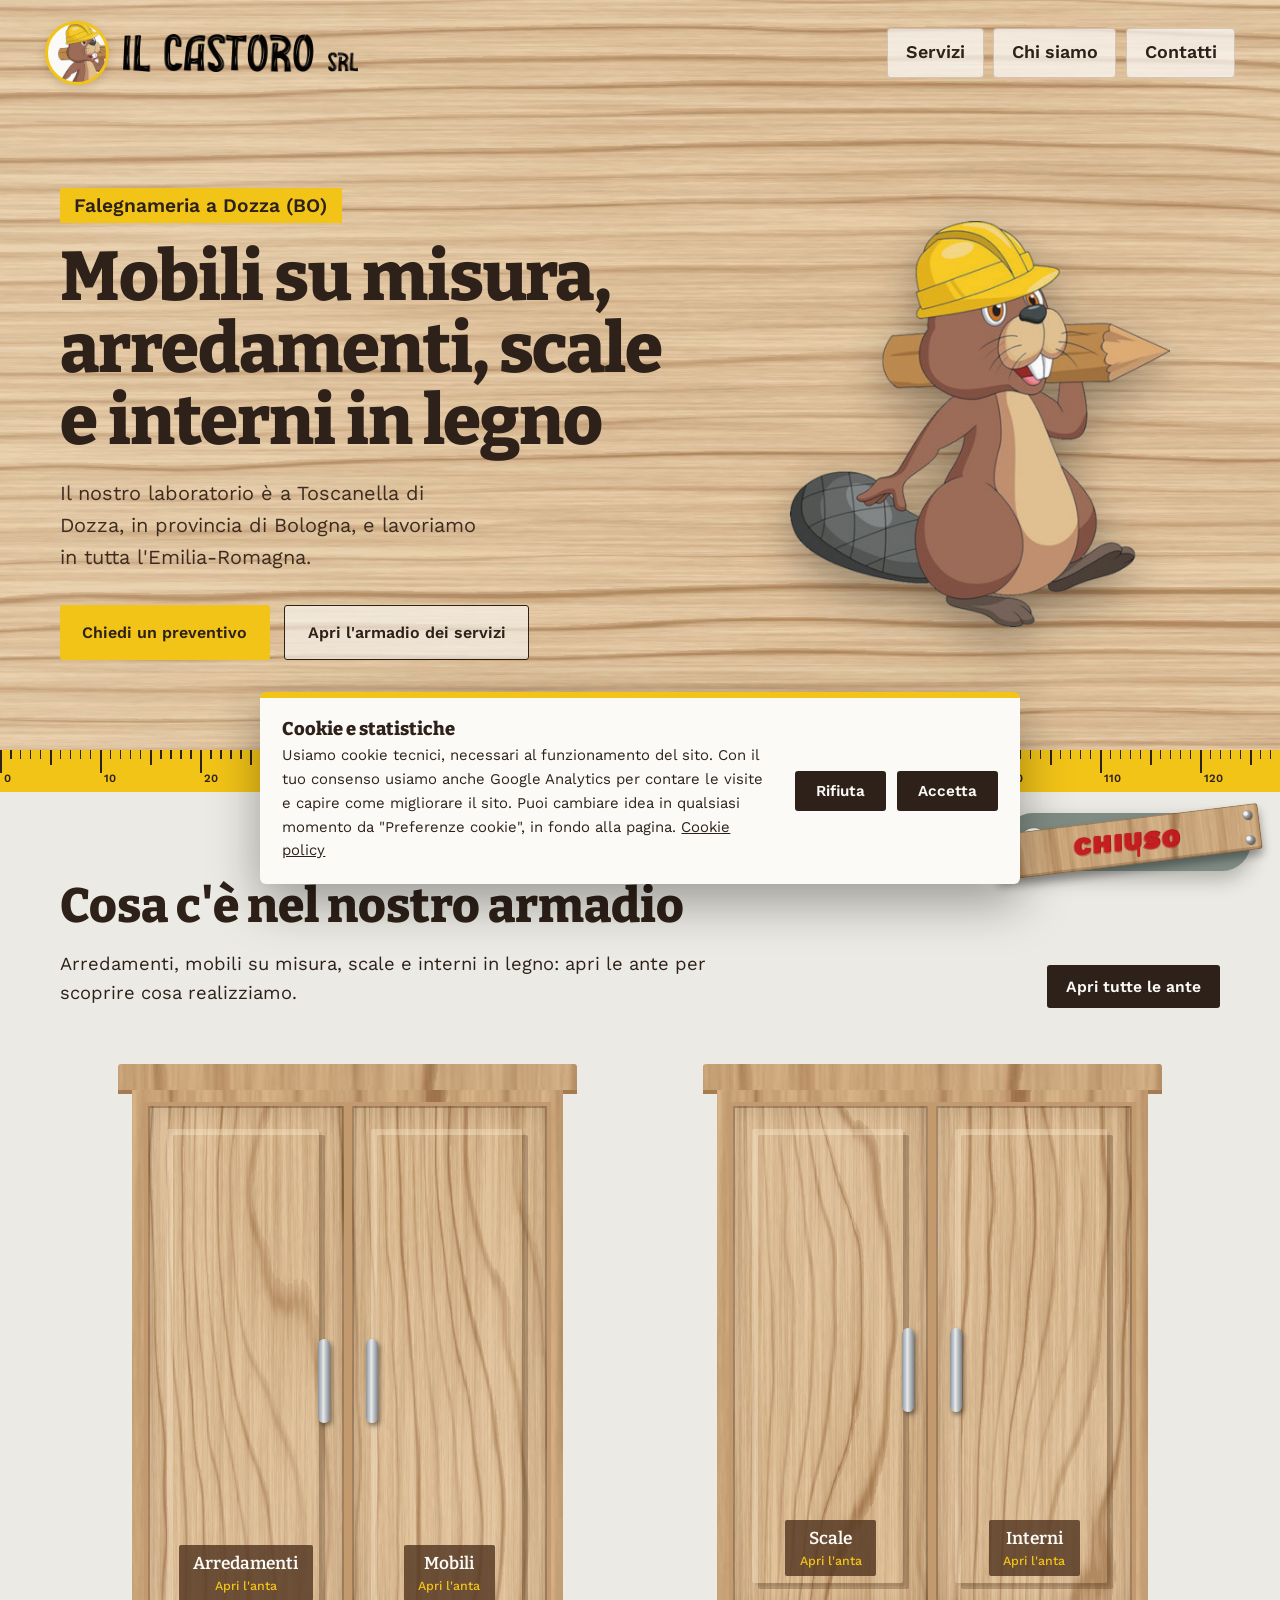
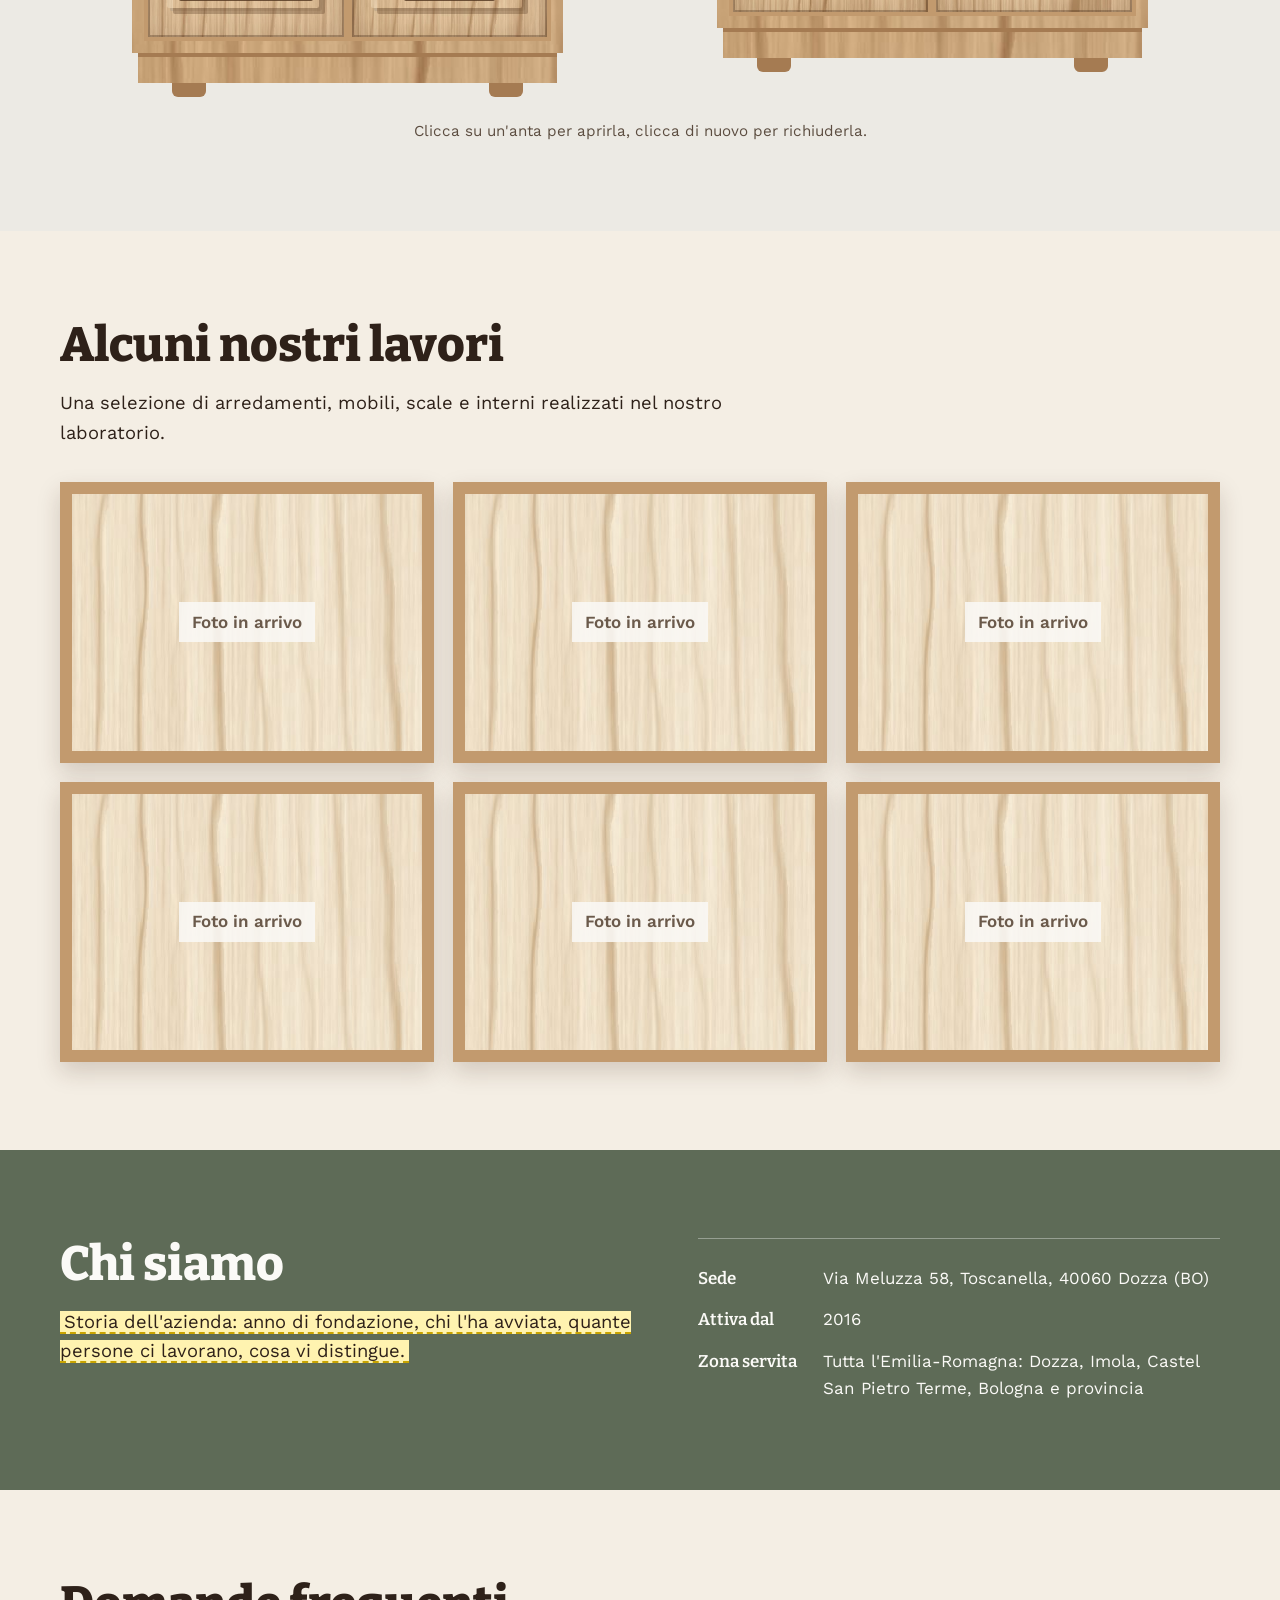
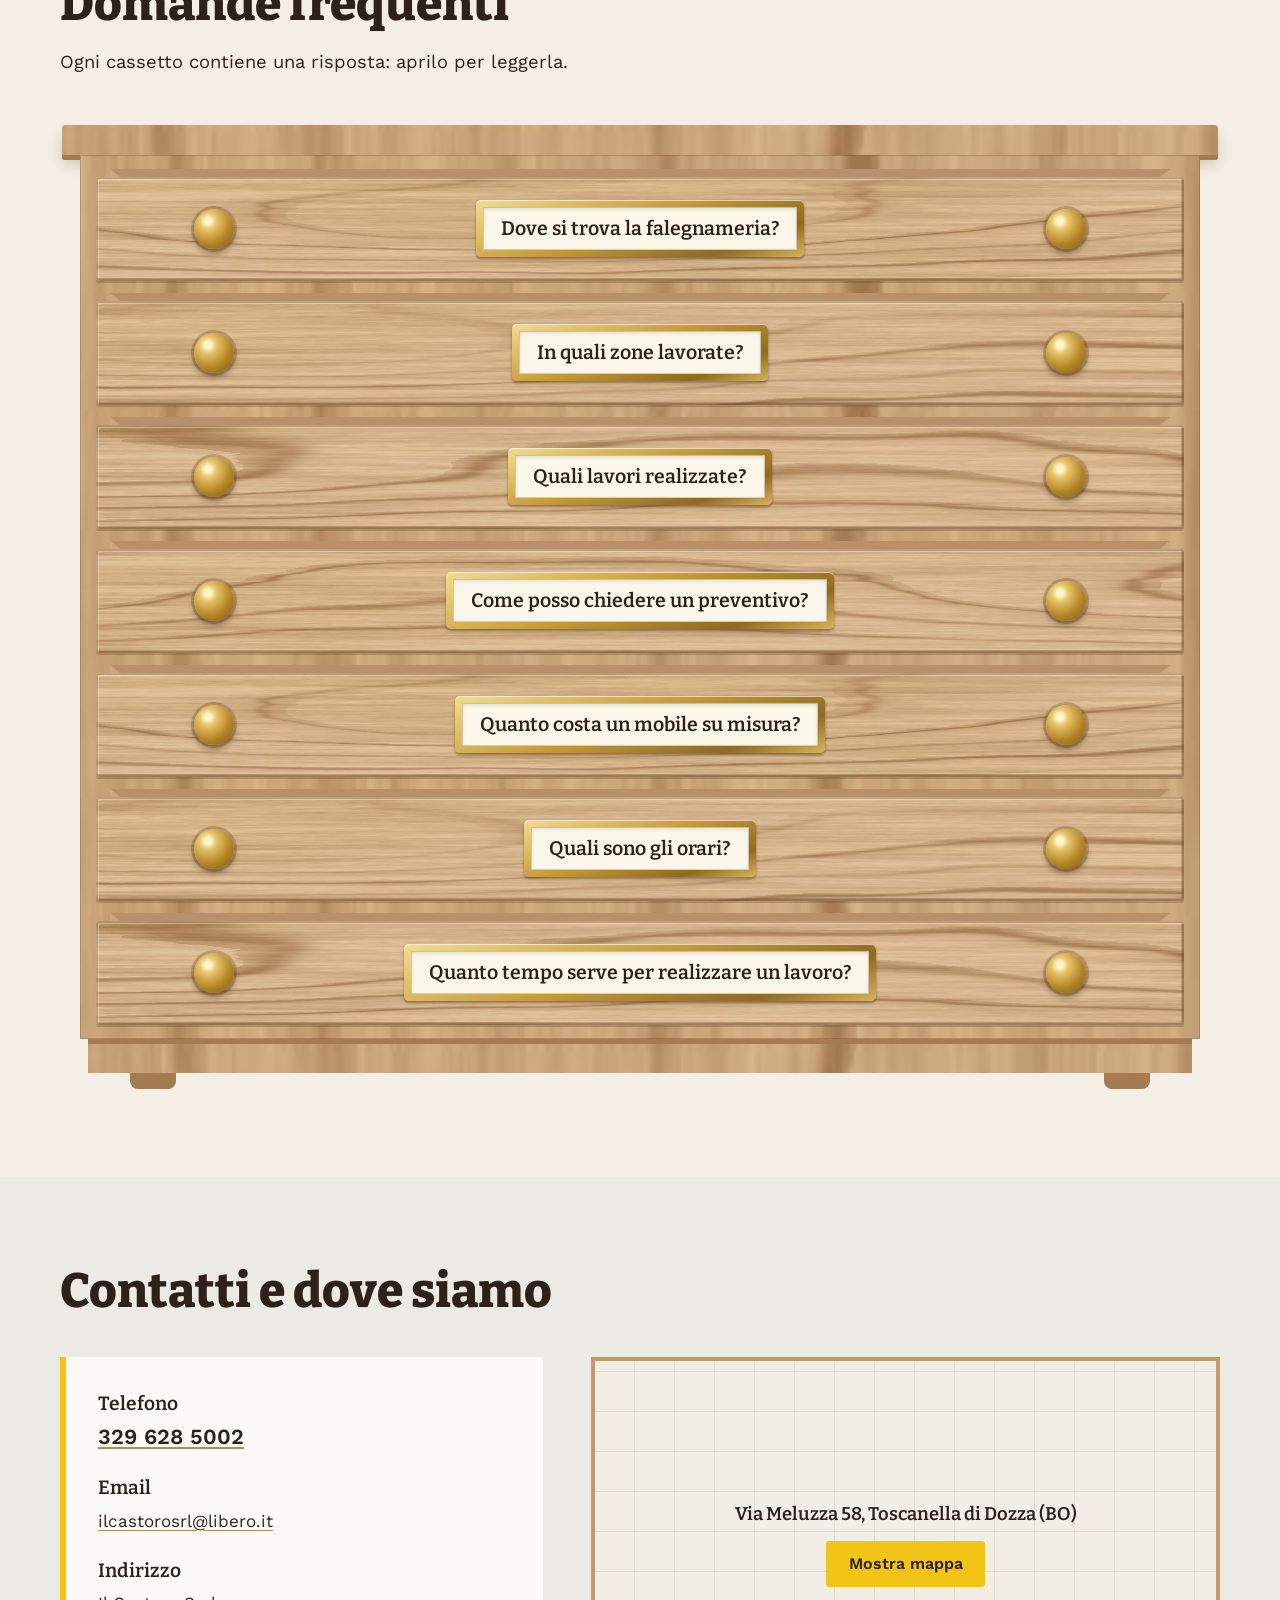
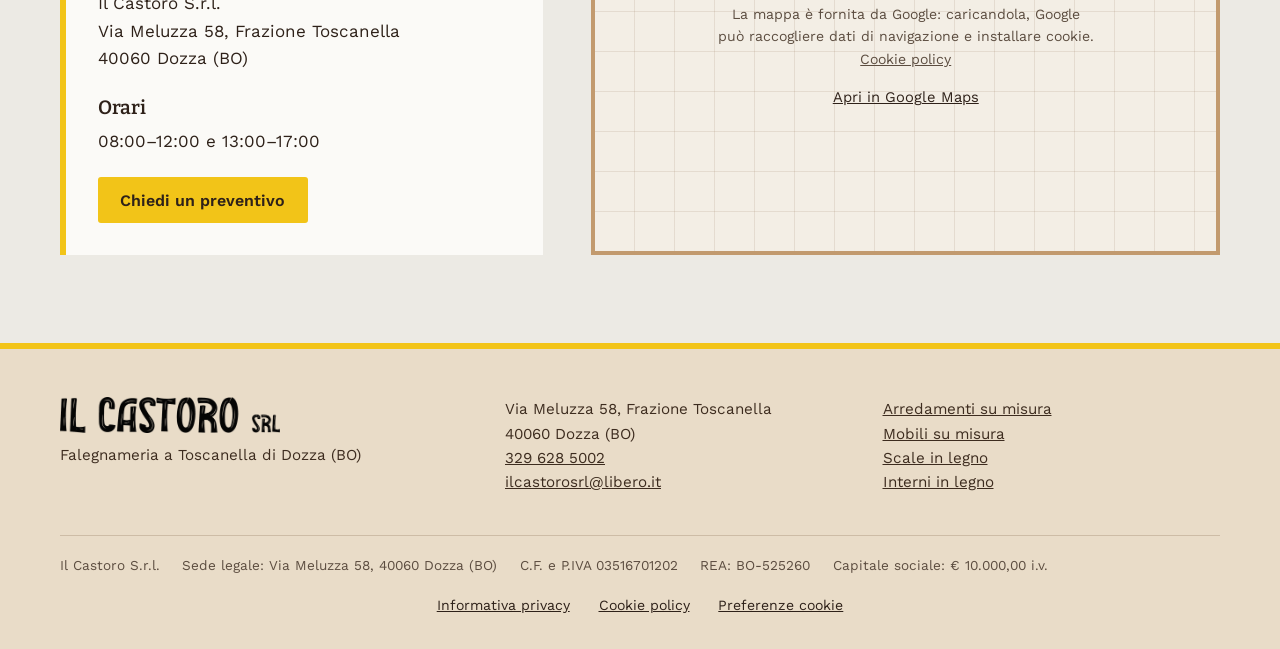
<file: index.html>
<!DOCTYPE html>
<html lang="it">
<head>
<meta charset="utf-8">
<meta name="viewport" content="width=device-width, initial-scale=1">
<title>Il Castoro – Falegnameria a Dozza (BO): mobili su misura, scale e arredamenti in legno</title>
<meta name="description" content="Falegnameria a Toscanella di Dozza (Bologna): mobili su misura, arredamenti, scale e interni in legno in tutta l'Emilia-Romagna. Richiedi un preventivo.">
<link rel="canonical" href="https://www.ilcastorosrl.it/">
<meta name="robots" content="index, follow">
<meta name="theme-color" content="#9C7049">
<meta name="geo.region" content="IT-BO">
<meta name="geo.placename" content="Dozza">
<meta property="og:type" content="website">
<meta property="og:locale" content="it_IT">
<meta property="og:site_name" content="Il Castoro S.r.l.">
<meta property="og:title" content="Il Castoro – Falegnameria a Dozza (BO)">
<meta property="og:description" content="Mobili su misura, arredamenti, scale e interni in legno in tutta l'Emilia-Romagna.">
<meta property="og:url" content="https://www.ilcastorosrl.it/">
<meta property="og:image" content="https://www.ilcastorosrl.it/img/anteprima-social.jpg">
<meta property="og:image:width" content="1200">
<meta property="og:image:height" content="630">
<meta name="twitter:card" content="summary_large_image">
<link rel="icon" type="image/png" href="img/favicon.png">
<link rel="apple-touch-icon" href="img/apple-touch-icon.png">
<link rel="preload" as="image" href="img/legno-fondo.jpg">
<script type="application/ld+json">
{
 "@context": "https://schema.org",
 "@type": "HomeAndConstructionBusiness",
 "@id": "https://www.ilcastorosrl.it/#azienda",
 "name": "Il Castoro S.r.l.",
 "legalName": "Il Castoro S.r.l.",
 "description": "Falegnameria a Toscanella di Dozza (BO): arredamenti, mobili su misura, scale e interni in legno in tutta l'Emilia-Romagna.",
 "url": "https://www.ilcastorosrl.it/",
 "logo": "https://www.ilcastorosrl.it/img/castoro.png",
 "image": "https://www.ilcastorosrl.it/img/anteprima-social.jpg",
 "telephone": "+39 329 628 5002",
 "email": "ilcastorosrl@libero.it",
 "foundingDate": "2016",
 "vatID": "IT03516701202",
 "taxID": "03516701202",
 "address": {
  "@type": "PostalAddress",
  "streetAddress": "Via Meluzza 58, Frazione Toscanella",
  "addressLocality": "Dozza",
  "postalCode": "40060",
  "addressRegion": "BO",
  "addressCountry": "IT"
 },
 "areaServed": {
  "@type": "AdministrativeArea",
  "name": "Emilia-Romagna"
 },
 "hasOfferCatalog": {
  "@type": "OfferCatalog",
  "name": "Lavorazioni in legno",
  "itemListElement": [
   {
    "@type": "Offer",
    "itemOffered": {
     "@type": "Service",
     "name": "Arredamenti su misura"
    }
   },
   {
    "@type": "Offer",
    "itemOffered": {
     "@type": "Service",
     "name": "Mobili su misura"
    }
   },
   {
    "@type": "Offer",
    "itemOffered": {
     "@type": "Service",
     "name": "Scale in legno"
    }
   },
   {
    "@type": "Offer",
    "itemOffered": {
     "@type": "Service",
     "name": "Interni in legno"
    }
   }
  ]
 }
}
</script>
<link rel="preconnect" href="https://fonts.googleapis.com">
<link rel="preconnect" href="https://fonts.gstatic.com" crossorigin>
<link href="https://fonts.googleapis.com/css2?family=Bitter:wght@400;600;800&family=Work+Sans:wght@400;500;600&display=swap" rel="stylesheet">
<style>
  :root{
    --noce:#2E2119;
    --noce-2:#4A3426;
    --telaio:#C29A6E;     /* noce medio per armadi e fondi */
    --telaio-scuro:#A57B52;
    --rovere:#B98A55;
    --cenere:#ECEAE4;
    --salvia:#5E6B57;
    --metro:#F2C418;     /* il giallo del casco del castoro */
    --bianco:#FBFAF7;
    --serif:"Bitter", Georgia, serif;
    --sans:"Work Sans", system-ui, sans-serif;
    /* venatura del legno, generata in SVG */
    --legno:url("data:image/svg+xml,%3Csvg xmlns='http://www.w3.org/2000/svg' width='400' height='600'%3E%3Cfilter id='v'%3E%3CfeTurbulence type='fractalNoise' baseFrequency='0.09 0.004' numOctaves='4' seed='3'/%3E%3CfeColorMatrix values='0 0 0 0 0.25 0 0 0 0 0.15 0 0 0 0 0.08 0 0 0 2.2 -0.85'/%3E%3C/filter%3E%3Crect width='100%25' height='100%25' filter='url(%23v)'/%3E%3C/svg%3E");
    --legno-chiaro:url("data:image/svg+xml,%3Csvg xmlns='http://www.w3.org/2000/svg' width='300' height='600'%3E%3Cfilter id='v'%3E%3CfeTurbulence type='fractalNoise' baseFrequency='0.12 0.006' numOctaves='4' seed='11'/%3E%3CfeColorMatrix values='0 0 0 0 0.55 0 0 0 0 0.36 0 0 0 0 0.18 0 0 0 1.6 -0.62'/%3E%3C/filter%3E%3Crect width='100%25' height='100%25' filter='url(%23v)'/%3E%3C/svg%3E");
  }
  *{box-sizing:border-box;margin:0;padding:0}
  html{scroll-behavior:smooth}
  body{font-family:var(--sans);font-size:1.0625rem;line-height:1.6;color:var(--noce);background:var(--cenere)}
  a{color:inherit}
  img{max-width:100%;display:block}
  :focus-visible{outline:3px solid var(--metro);outline-offset:3px}
  .wrap{width:min(1160px,100% - 2.5rem);margin-inline:auto}
  .dc{background:#fff3b0;border-bottom:2px dashed #c9a400;padding:0 .2em;color:var(--noce)}
  .sr{position:absolute;width:1px;height:1px;overflow:hidden;clip:rect(0 0 0 0);white-space:nowrap}

  /* ---------- intestazione ---------- */
  header.top{position:absolute;inset:0 0 auto 0;z-index:10;color:var(--noce)}
  header.top .barra{display:flex;justify-content:space-between;align-items:center;gap:2rem;padding:1.3rem clamp(1.25rem,3.5vw,3.5rem)}
  .logo{display:flex;align-items:center;gap:.9rem;text-decoration:none}
  .logo .testa{width:64px;height:64px;border-radius:50%;background:var(--bianco) url(img/castoro.png) no-repeat 38% 6%/150% auto;border:3px solid var(--metro);box-shadow:0 3px 10px rgba(80,50,20,.2)}
  .logo img{height:38px;width:auto}
  .destra{display:flex;align-items:center;gap:2.2rem}
  nav ul{list-style:none;display:flex;gap:.6rem}
  nav a{display:block;text-decoration:none;font-weight:600;font-size:1.12rem;padding:.6rem 1.1rem;border-radius:4px;background:rgba(251,250,247,.72);border:1.5px solid rgba(122,84,52,.25)}
  nav a:hover{background:var(--metro);border-color:var(--metro)}
  .burger{width:54px;height:54px;display:none;flex-direction:column;justify-content:center;align-items:center;gap:6px;background:var(--noce);border:0;border-radius:6px;cursor:pointer}
  .burger span{display:block;width:26px;height:3px;border-radius:2px;background:var(--bianco);transition:transform .3s,opacity .3s}
  .burger[aria-expanded="true"] span:nth-child(1){transform:translateY(9px) rotate(45deg)}
  .burger[aria-expanded="true"] span:nth-child(2){opacity:0}
  .burger[aria-expanded="true"] span:nth-child(3){transform:translateY(-9px) rotate(-45deg)}
  /* pannello del menu */
  .pannello{position:fixed;top:0;right:0;bottom:0;z-index:70;width:min(380px,88vw);background:var(--bianco);box-shadow:-20px 0 60px rgba(60,35,15,.25);
    transform:translateX(105%);transition:transform .4s cubic-bezier(.25,.8,.3,1);display:flex;flex-direction:column;padding:1.4rem 1.8rem 2rem;overflow-y:auto;visibility:hidden}
  .pannello.aperto{transform:none;visibility:visible}
  .pannello .chiudi-p{align-self:flex-end;width:48px;height:48px;border:0;border-radius:6px;background:var(--noce);color:var(--bianco);font-size:1.6rem;line-height:1;cursor:pointer}
  .pannello ul{list-style:none;margin-top:1.4rem;border-top:1px solid #e1d8cb}
  .pannello li a{display:block;padding:1rem 0;font:600 1.35rem var(--serif);text-decoration:none;border-bottom:1px solid #e1d8cb}
  .pannello li a:hover{color:var(--telaio-scuro)}
  .pannello .btn{margin-top:1.6rem;text-align:center}
  .pannello .rec{margin-top:1.4rem;font-size:.98rem;line-height:1.8}
  .velo{position:fixed;inset:0;z-index:65;background:rgba(40,25,12,.45);opacity:0;pointer-events:none;transition:opacity .3s}
  .velo.attivo{opacity:1;pointer-events:auto}

  /* ---------- apertura ---------- */
  .hero{position:relative;min-height:88vh;display:flex;align-items:center;color:var(--noce);background:#E2C8A2 url(img/legno-fondo.jpg) center/cover;overflow:hidden;padding:8.5rem 0 5rem}
  .hero::after{content:"";position:absolute;inset:0;background:none}
  .hero .wrap{position:relative;z-index:2;display:grid;grid-template-columns:1.35fr 1fr;gap:2rem;align-items:center}
  .hero h1{font:800 clamp(2.4rem,5.4vw,4.4rem)/1.04 var(--serif);letter-spacing:-.015em;max-width:19ch;margin-top:1.1rem}
  .hero h1 img{height:auto}
  .tag{display:inline-block;background:var(--metro);color:var(--noce);font:600 clamp(1rem,1.6vw,1.2rem)/1.1 var(--sans);padding:.45rem .9rem}
  .hero p.sub{font-size:clamp(1.05rem,1.8vw,1.25rem);max-width:36ch;margin-top:1.3rem;color:#3d2c1f}
  .cta{display:flex;flex-wrap:wrap;gap:.9rem;margin-top:2rem}
  .btn{display:inline-block;border:0;font-family:inherit;font-size:1rem;cursor:pointer;text-decoration:none;font-weight:600;padding:.85rem 1.4rem;border-radius:3px}
  .btn-metro{background:var(--metro);color:var(--noce)}
  .btn-metro:hover{background:#ffd73d}
  .btn-line{border:1.5px solid var(--noce);background:rgba(251,250,247,.6)}
  .btn-line:hover{background:var(--bianco)}
  .mascotte{justify-self:center;width:min(380px,90%);height:auto;filter:drop-shadow(0 18px 24px rgba(0,0,0,.35))}

  .metro{position:absolute;left:0;right:0;bottom:0;height:42px;z-index:3;background:var(--metro);
    background-image:
      repeating-linear-gradient(90deg,var(--noce) 0 1.5px,transparent 1.5px 10px),
      repeating-linear-gradient(90deg,var(--noce) 0 2px,transparent 2px 50px),
      repeating-linear-gradient(90deg,var(--noce) 0 2px,transparent 2px 100px);
    background-size:100% 9px,100% 15px,100% 23px;background-repeat:repeat-x}
  .metro span{position:absolute;top:22px;font:600 .7rem var(--sans);color:var(--noce);transform:translateX(4px)}

  section{padding-block:5.5rem}
  h2{font-family:var(--serif);font-weight:800;font-size:clamp(2rem,4.2vw,3rem);line-height:1.1;max-width:22ch}
  .lead{font-size:1.15rem;max-width:62ch;margin-top:1rem}

  /* ---------- l'armadio dei servizi ---------- */
  .servizi{overflow:hidden}
  .servizi .intro{display:flex;justify-content:space-between;align-items:end;gap:2rem;flex-wrap:wrap}
  .apri-tutte{font:600 .98rem var(--sans);background:var(--noce);color:var(--bianco);border:0;border-radius:3px;padding:.75rem 1.2rem;cursor:pointer}
  .apri-tutte:hover{background:var(--noce-2)}

  .armadi{display:flex;justify-content:center;gap:clamp(5rem,12vw,10rem);margin:3.5rem auto 0;padding-inline:4.5rem}
  .armadio{flex:1;max-width:520px}
  .cornice{height:26px;background:var(--telaio) url(img/legno-telaio.jpg) center/100% auto;border-radius:3px 3px 0 0;margin-inline:-14px;box-shadow:0 4px 0 var(--telaio-scuro)}
  .corpo{display:grid;grid-template-columns:repeat(2,1fr);gap:0;background:var(--telaio) url(img/legno-telaio.jpg) center/cover;padding:12px;align-items:stretch}
  .zoccolo{height:30px;background:var(--telaio) url(img/legno-telaio.jpg) center/100% auto;margin-inline:6px;border-top:4px solid var(--telaio-scuro)}
  .piedi{display:flex;justify-content:space-between;padding-inline:40px}
  .piedi i{width:34px;height:14px;background:var(--telaio-scuro);border-radius:0 0 6px 6px}

  .vano{position:relative;min-height:500px;perspective:1600px;border:4px solid var(--telaio);display:flex}
  /* interno: schienale in legno chiaro, fianchi in ombra, ripiano di base */
  .interno{position:relative;flex:1;min-width:0;padding:2rem 1.3rem 2.2rem;display:flex;flex-direction:column;overflow-wrap:break-word;
    background:
      linear-gradient(0deg,#B98C5C 0 6px,#D9B583 6px 16px,transparent 16px),
      linear-gradient(180deg,rgba(50,28,12,.45),rgba(50,28,12,0) 70px),
      linear-gradient(90deg,rgba(50,28,12,.32),rgba(50,28,12,0) 26px,rgba(50,28,12,0) calc(100% - 26px),rgba(50,28,12,.32)),
      url(img/legno-interno.jpg) center/cover,
      #EAD5B2;
    box-shadow:inset 0 0 0 1px rgba(46,33,25,.35);
    filter:brightness(.42) saturate(.8);transition:filter .5s ease .45s}
  .interno > *{position:relative;z-index:2}
  /* striscia LED sotto il cielo dell'armadio */
  .interno::before{content:"";position:absolute;z-index:3;top:8px;left:12px;right:12px;height:5px;border-radius:3px;
    background:#7d6a55;transition:background .3s ease .45s,box-shadow .3s ease .45s}
  /* fascio di luce */
  .interno::after{content:"";position:absolute;z-index:1;inset:0;pointer-events:none;
    background:radial-gradient(120% 70% at 50% 0%,rgba(255,236,190,.75),rgba(255,236,190,.25) 45%,transparent 75%);
    opacity:0;transition:opacity .6s ease .5s}
  .vano.aperta .interno{filter:none}
  .vano.aperta .interno::before{background:#fffbea;box-shadow:0 0 6px 2px #fff3c8,0 0 22px 6px rgba(255,226,150,.85),0 10px 40px 10px rgba(255,220,140,.45)}
  .vano.aperta .interno::after{opacity:1}

  /* il resto del sito si scurisce */
  .buio{position:fixed;inset:0;z-index:40;background:rgba(18,11,6,.78);opacity:0;pointer-events:none;transition:opacity .6s ease}
  body.luci-spente .buio{opacity:1;pointer-events:auto}
  .armadi,.apri-tutte{position:relative;z-index:41}
  .interno h3{font-family:var(--serif);font-weight:800;font-size:1.5rem;line-height:1.15;margin-bottom:.6rem}
  .interno p{font-size:.98rem;color:#3b2c21}
  .interno ul{list-style:none;margin-top:.8rem;font-size:.95rem}
  .interno li{padding:.5rem 0 .4rem;border-bottom:9px solid #D6B07C;box-shadow:0 1px 0 #A97E4D,0 12px 10px -6px rgba(50,28,12,.35)}
  .interno .icona{width:54px;height:54px;margin-bottom:1rem}
  .interno .scopri{margin-top:auto;margin-bottom:.7rem;font-weight:600;font-size:.95rem;text-underline-offset:3px}
  .interno .btn{align-self:flex-start;font-size:.92rem;padding:.6rem 1rem}

  .anta{position:absolute;inset:0;z-index:2;width:100%;border:0;cursor:pointer;font:inherit;color:var(--bianco);
    transform-style:preserve-3d;transition:transform .9s cubic-bezier(.25,.8,.3,1);
    background:transparent}
  .vano.sx .anta{transform-origin:left center}
  .vano.dx .anta{transform-origin:right center}
  .faccia,.retro{position:absolute;inset:0;backface-visibility:hidden;-webkit-backface-visibility:hidden}
  .faccia{background:#C8A070 url(img/legno-anta.jpg) center/cover;
    box-shadow:inset 0 0 0 2px rgba(60,35,15,.3),inset 0 0 30px rgba(60,35,15,.18);
    display:flex;align-items:flex-end;justify-content:center;padding:0 1rem 2.2rem}
  /* bugna: pannello incassato dell'anta */
  .faccia::before{content:"";position:absolute;inset:26px 22px;border-radius:2px;box-shadow:inset 3px 3px 0 rgba(255,240,215,.35),inset -3px -3px 0 rgba(70,40,18,.35),3px 3px 0 rgba(70,40,18,.28),-3px -3px 0 rgba(255,240,215,.3)}
  .vano.dx .faccia{background-position:30% 100%}
  .armadio:nth-child(1) .vano:nth-child(1) .faccia{background-image:url(img/legno-anta-1.jpg)}
  .armadio:nth-child(1) .vano:nth-child(2) .faccia{background-image:url(img/legno-anta-2.jpg)}
  .armadio:nth-child(2) .vano:nth-child(1) .faccia{background-image:url(img/legno-anta-3.jpg)}
  .armadio:nth-child(2) .vano:nth-child(2) .faccia{background-image:url(img/legno-anta-4.jpg)}
  .maniglia{position:absolute;top:44%;width:12px;height:84px;border-radius:6px;background:linear-gradient(90deg,#8d9399,#e6e9ec 45%,#7c8288);box-shadow:2px 3px 5px rgba(0,0,0,.45)}
  .vano.sx .maniglia{right:14px}
  .vano.dx .maniglia{left:14px}
  .etichetta{position:relative;font:600 1.08rem/1.2 var(--serif);background:rgba(84,55,33,.82);padding:.55rem .9rem;border-radius:2px;text-align:center}
  .etichetta small{display:block;font:500 .78rem var(--sans);color:var(--metro);margin-top:.2rem}
  .retro{transform:rotateY(180deg);background:#B48A5E url(img/legno-anta.jpg) center/cover;box-shadow:inset 0 0 0 10px var(--telaio)}
  .vano.sx.aperta .anta{transform:rotateY(-108deg)}
  .vano.dx.aperta .anta{transform:rotateY(108deg)}
  .anta:hover .faccia{filter:brightness(1.08)}
  .vano.aperta .anta{pointer-events:auto}
  .suggerimento{text-align:center;margin-top:1.4rem;color:#5c4d40;font-size:.95rem}

  @media (prefers-reduced-motion:reduce){
    html{scroll-behavior:auto}
    .interno,.interno::before,.interno::after,.buio{transition:none}
    .anta{transition:opacity .2s}
    .vano.aperta .anta{transform:none!important;opacity:0;pointer-events:none}
  }

  /* ---------- finestra richiesta preventivo ---------- */
  dialog.prev{border:0;padding:0;width:min(640px,100% - 2rem);max-height:calc(100% - 2rem);margin:auto;border-radius:6px;background:var(--bianco);color:var(--noce);box-shadow:0 30px 80px rgba(0,0,0,.45)}
  dialog.prev::backdrop{background:rgba(18,11,6,.7)}
  .prev-testa{background:var(--telaio);color:var(--bianco);padding:1.4rem 1.6rem;display:flex;justify-content:space-between;align-items:center;gap:1rem;border-bottom:6px solid var(--metro)}
  .prev-testa h2{font-size:1.6rem;max-width:none}
  .chiudi{background:none;border:1.5px solid rgba(255,255,255,.6);color:inherit;font:600 .9rem var(--sans);padding:.4rem .8rem;border-radius:3px;cursor:pointer}
  .prev form{padding:1.5rem 1.6rem 1.8rem;display:grid;grid-template-columns:1fr 1fr;gap:1rem 1.1rem}
  .prev .campo{display:flex;flex-direction:column;gap:.3rem}
  .prev .largo{grid-column:1/-1}
  .prev label{font-weight:600;font-size:.92rem}
  .prev input,.prev textarea{font:inherit;font-size:1rem;padding:.65rem .75rem;border:1.5px solid #b9a894;border-radius:3px;background:#fff;color:var(--noce);width:100%}
  .prev input:focus,.prev textarea:focus{outline:3px solid var(--metro);outline-offset:0;border-color:var(--telaio)}
  .prev textarea{min-height:130px;resize:vertical}
  .prev .consenso{flex-direction:row;align-items:flex-start;gap:.6rem;font-size:.9rem}
  .prev .consenso input{width:auto;margin-top:.25rem}
  .prev .consenso label{font-weight:400}
  .prev .obbl{font-size:.82rem;color:#6b5a4b}
  .prev .azioni{display:flex;align-items:center;gap:1rem;flex-wrap:wrap}
  .prev .azioni .btn{font-size:1.05rem;padding:.85rem 2.2rem}
  .prev .esito{font-weight:600}
  .prev .esito.ok{color:#2f6b2f}
  .prev .esito.ko{color:#a3271b}
  .nascosto{position:absolute;left:-9999px}
  @media (max-width:560px){.prev form{grid-template-columns:1fr}.prev-testa h2{font-size:1.3rem}}

  /* ---------- banner cookie ---------- */
  .link-btn{background:none;border:0;padding:0;font:inherit;color:inherit;text-decoration:underline;cursor:pointer}
  .banner-cookie{position:fixed;left:1rem;right:1rem;bottom:1rem;z-index:60;max-width:760px;margin-inline:auto;background:var(--bianco);color:var(--noce);
    border-top:6px solid var(--metro);border-radius:6px;box-shadow:0 18px 50px rgba(0,0,0,.35);padding:1.3rem 1.4rem;display:grid;grid-template-columns:1fr auto;gap:1rem 1.5rem;align-items:center}
  .banner-cookie[hidden]{display:none}
  .banner-cookie h2{font-size:1.15rem;max-width:none;margin-bottom:.3rem}
  .banner-cookie p{font-size:.93rem}
  .banner-cookie .scelte{display:flex;gap:.7rem}
  .banner-cookie .btn{font-size:.95rem;padding:.7rem 1.3rem}
  .btn-scuro{background:var(--noce);color:var(--bianco)}
  .btn-scuro:hover{background:var(--noce-2)}
  @media (max-width:640px){.banner-cookie{grid-template-columns:1fr}.banner-cookie .scelte .btn{flex:1}}

  /* ---------- pulsante WhatsApp con orari ---------- */
  .wa{position:fixed;right:clamp(.9rem,2.5vw,1.8rem);bottom:clamp(.9rem,2.5vw,1.8rem);z-index:55;display:flex;align-items:center;gap:.7rem;
    background:#1FA855;color:#fff;text-decoration:none;font:600 1rem var(--sans);padding:.75rem 1.2rem .75rem .8rem;border-radius:40px;box-shadow:0 10px 26px rgba(20,80,40,.35)}
  .wa:hover{background:#178F47}
  .wa svg{width:34px;height:34px;flex:none}
  .wa .tavola-chiuso{display:none}
  .wa.chiuso{background:#7f8c84;box-shadow:0 8px 20px rgba(0,0,0,.25);cursor:not-allowed}
  .wa.chiuso:hover{background:#7f8c84}
  .wa.chiuso .tavola-chiuso{display:flex;position:absolute;left:-10px;right:-10px;top:50%;height:46px;margin-top:-23px;transform:rotate(-7deg);
    align-items:center;justify-content:center;background:#C9A274 url(img/legno-telaio.jpg) center/cover;border-radius:3px;
    box-shadow:0 6px 10px rgba(0,0,0,.35),inset 0 0 0 1px rgba(90,55,25,.4),inset 0 -3px 0 rgba(90,55,25,.25)}
  .tavola-chiuso i{position:absolute;width:9px;height:9px;border-radius:50%;
    background:radial-gradient(circle at 35% 35%,#f4f4f4 0 18%,#a6abb0 35%,#5b6166 75%);box-shadow:1px 1px 1px rgba(0,0,0,.5)}
  .tavola-chiuso i:nth-child(1){left:7px;top:6px}.tavola-chiuso i:nth-child(2){right:7px;top:6px}
  .tavola-chiuso i:nth-child(3){left:7px;bottom:6px}.tavola-chiuso i:nth-child(4){right:7px;bottom:6px}
  .tavola-chiuso b{font:900 1.55rem/1 Impact,"Arial Black",var(--sans);letter-spacing:.08em;color:#C4161C;transform:rotate(2deg) skewX(-4deg);
    position:relative;text-shadow:1px 0 0 rgba(160,10,15,.9),-1px 1px 0 rgba(196,22,28,.55),1px 2px 0 rgba(150,8,12,.35),0 0 2px rgba(196,22,28,.4);opacity:.94}
  .tavola-chiuso b::after{content:"";position:absolute;left:58%;top:78%;width:3px;height:9px;border-radius:0 0 3px 3px;background:#C4161C}
  .wa-orari{position:absolute;right:0;bottom:calc(100% + 10px);white-space:nowrap;background:var(--noce);color:var(--bianco);font:500 .85rem var(--sans);padding:.45rem .7rem;border-radius:4px;opacity:0;transform:translateY(4px);transition:opacity .2s,transform .2s;pointer-events:none}
  .wa.chiuso:hover .wa-orari,.wa.chiuso:focus .wa-orari,.wa.chiuso.mostra .wa-orari{opacity:1;transform:none}
  @media (max-width:560px){.wa .wa-testo{display:none}.wa{padding:.7rem}.wa.chiuso .tavola-chiuso{left:-38px;right:-8px;height:40px;margin-top:-20px}.tavola-chiuso b{font-size:1.15rem}.wa-orari{white-space:normal;width:min(260px,80vw)}}

  /* ---------- galleria ---------- */
  .galleria{display:grid;grid-template-columns:repeat(3,1fr);gap:1.2rem;margin-top:2.2rem}
  @media (max-width:900px){.galleria{grid-template-columns:repeat(2,1fr)}}
  @media (max-width:520px){.galleria{grid-template-columns:1fr}}
  .galleria figure{aspect-ratio:4/3;border:12px solid #C29A6E;background:#F3EADC url(img/legno-interno.jpg) center/cover;box-shadow:0 10px 22px rgba(60,35,15,.18)}
  .galleria figure img{width:100%;height:100%;object-fit:cover;display:block}
  .galleria .vuota{display:flex;align-items:center;justify-content:center}
  .galleria .vuota span{background:rgba(251,250,247,.85);padding:.4rem .8rem;font-weight:600;color:#6b5a4b}
  .lavori{background:#F4EEE4}

  /* ---------- domande frequenti: la cassettiera ---------- */
  .domande{background:#F4EEE4}
  .cassettiera{margin:3rem auto 0;max-width:1120px}
  .piano{height:30px;margin-inline:-18px;border-radius:4px 4px 2px 2px;background:#C29A6E url(img/legno-telaio.jpg) center/100% auto;
    box-shadow:0 5px 0 #A57B52,0 10px 14px rgba(60,35,15,.18)}
  .corpo-c{background:#C29A6E url(img/legno-telaio.jpg) center/cover;padding:14px 16px;display:flex;flex-direction:column;gap:12px;
    box-shadow:inset 0 0 0 1px rgba(90,55,25,.25)}
  .zoccolo-c{height:34px;margin-inline:8px;background:#C29A6E url(img/legno-telaio.jpg) center/100% auto;border-top:5px solid #A57B52}
  .piedi-c{display:flex;justify-content:space-between;padding-inline:50px}
  .piedi-c i{width:46px;height:16px;background:#A57B52;border-radius:0 0 8px 8px}

  .cassetto{display:flex;flex-direction:column}
  /* frontale del cassetto */
  .frontale{position:relative;z-index:2;display:flex;align-items:center;justify-content:center;gap:2rem;width:100%;min-height:104px;padding:1rem 1.5rem;
    border:0;cursor:pointer;font:inherit;color:var(--noce);background:#E0C29A var(--tex) center/cover;border-radius:3px;
    box-shadow:inset 0 0 0 2px rgba(90,55,25,.28),inset 3px 3px 0 rgba(255,240,215,.35),inset -3px -3px 0 rgba(90,55,25,.25),0 2px 0 rgba(90,55,25,.25);
    transition:transform .55s cubic-bezier(.25,.8,.3,1),box-shadow .55s}
  .frontale:hover{filter:brightness(1.04)}
  .cassetto.aperto .frontale{transform:translateY(6px) scale(1.012);
    box-shadow:inset 0 0 0 2px rgba(90,55,25,.28),inset 3px 3px 0 rgba(255,240,215,.35),inset -3px -3px 0 rgba(90,55,25,.25),0 16px 22px rgba(50,28,12,.35)}
  /* portaetichetta in ottone con cartellino */
  .targhetta{display:inline-block;padding:7px;border-radius:5px;max-width:min(680px,72%);
    background:linear-gradient(160deg,#f3dc8e,#c99a3a 45%,#8f6a20 80%,#d9b45a);box-shadow:0 2px 3px rgba(50,28,12,.45),inset 0 1px 0 rgba(255,255,255,.6)}
  .cartellino{display:block;background:#FBF6EA;padding:.55rem 1.1rem;font:600 clamp(1rem,1.7vw,1.22rem)/1.3 var(--serif);text-align:center;
    box-shadow:inset 0 0 0 1px rgba(120,90,40,.25),inset 0 2px 4px rgba(0,0,0,.12)}
  /* pomello in ottone */
  .pomello{flex:none;width:38px;height:38px;border-radius:50%;
    background:radial-gradient(circle at 35% 30%,#fff6cf 0 8%,#e7c56a 22%,#b38425 60%,#7a5a17 100%);box-shadow:0 4px 6px rgba(50,28,12,.45),0 0 0 3px rgba(90,60,20,.25)}

  /* interno del cassetto, rivelato all'apertura */
  .vano-c{display:grid;grid-template-rows:0fr;transition:grid-template-rows .55s cubic-bezier(.25,.8,.3,1)}
  .cassetto.aperto .vano-c{grid-template-rows:1fr}
  .vano-c > .fondo-c{overflow:hidden;min-height:0}
  .fondo-c{margin-inline:14px;background:#F0DFC2 url(img/legno-interno.jpg) center/cover;
    box-shadow:inset 0 14px 18px -8px rgba(50,28,12,.45),inset 22px 0 18px -14px rgba(50,28,12,.35),inset -22px 0 18px -14px rgba(50,28,12,.35);
    border-left:10px solid #CDAA7E;border-right:10px solid #CDAA7E;border-top:8px solid #B8916A}
  .biglietto{margin:1.4rem auto 1.2rem;max-width:760px;background:#FFFDF6;padding:1.2rem 1.5rem;transform:rotate(-.6deg);
    box-shadow:0 6px 12px rgba(50,28,12,.22);border-top:3px solid var(--metro);font-size:1.05rem;line-height:1.6}
  .cassetto:nth-child(even) .biglietto{transform:rotate(.5deg)}

  @media (max-width:640px){
    .corpo-c{padding:10px;gap:10px}
    .frontale{min-height:88px;padding:.8rem;gap:.8rem}
    .targhetta{max-width:none;flex:1}
    .cartellino{font-size:.98rem;padding:.5rem .7rem}
    .pomello{width:30px;height:30px}
    .fondo-c{margin-inline:8px;border-left-width:6px;border-right-width:6px}
    .biglietto{margin:1rem .7rem;padding:1rem}
    .piedi-c{padding-inline:24px}
  }
  @media (min-width:641px){
    .pomello{display:none}
    .frontale::before,.frontale::after{content:"";position:absolute;top:50%;width:40px;height:40px;margin-top:-20px;border-radius:50%;
      background:radial-gradient(circle at 35% 30%,#fff6cf 0 8%,#e7c56a 22%,#b38425 60%,#7a5a17 100%);box-shadow:0 4px 6px rgba(50,28,12,.45),0 0 0 3px rgba(90,60,20,.25)}
    .frontale::before{left:9%}
    .frontale::after{right:9%}
  }
  @media (prefers-reduced-motion:reduce){.frontale,.vano-c{transition:none}}

  /* ---------- chi siamo ---------- */
  .chi{background:var(--salvia);color:var(--bianco)}
  .chi .grid{display:grid;grid-template-columns:1.1fr 1fr;gap:4rem;align-items:start}
  .chi .lead{color:#e9ece6}
  .chi dl{display:grid;grid-template-columns:auto 1fr;gap:.9rem 1.6rem;border-top:1px solid rgba(255,255,255,.35);padding-top:1.6rem}
  .chi dt{font-family:var(--serif);font-weight:600}

  /* ---------- contatti ---------- */
  .dove .grid{display:grid;grid-template-columns:1fr 1.3fr;gap:3rem;margin-top:2.5rem;align-items:stretch}
  .scheda{background:var(--bianco);padding:2rem;border-left:6px solid var(--metro);position:relative}
  .scheda h3{font-family:var(--serif);font-weight:600;font-size:1.2rem;margin:1.3rem 0 .25rem}
  .scheda h3:first-child{margin-top:0}
  .scheda address{font-style:normal}
  .scheda a{text-decoration-color:var(--rovere);text-underline-offset:3px}
  .scheda .grande{font:600 1.35rem var(--sans)}
  .mappa{min-height:400px;border:4px solid var(--telaio);background:#ddd}
  .mappa{display:flex}
  .mappa-vuota{flex:1;display:flex;flex-direction:column;align-items:center;justify-content:center;gap:1rem;text-align:center;padding:2rem;
    background:repeating-linear-gradient(0deg,transparent 0 39px,rgba(122,84,52,.12) 39px 40px),repeating-linear-gradient(90deg,transparent 0 39px,rgba(122,84,52,.12) 39px 40px),#F3EEE5}
  .mappa-ind{font:600 1.15rem var(--serif)}
  .mappa-nota{font-size:.88rem;max-width:42ch;color:#5c4d40}
  .mappa-link{font-size:.92rem}
  .mappa iframe{width:100%;height:100%;min-height:392px;border:0;display:block}

  /* ---------- piè di pagina ---------- */
  footer{background:#E9DCC8;color:#3d2c1f;border-top:6px solid var(--metro);padding-block:3rem 2rem;font-size:.95rem}
  footer .grid{display:grid;grid-template-columns:1.2fr 1fr 1fr;gap:2.5rem;align-items:start}
  footer .grid img{width:220px;margin-bottom:.6rem}
  footer .link-legali{display:flex;justify-content:center;flex-wrap:wrap;gap:.5rem 1.8rem;margin-top:1.1rem;font-size:.88rem;color:var(--noce)}
  footer .legale{margin-top:2.5rem;padding-top:1.2rem;border-top:1px solid rgba(90,60,30,.2);font-size:.85rem;color:#5c4d40;display:flex;flex-wrap:wrap;gap:.4rem 1.4rem}

  @media (max-width:900px){
    nav{display:none}
    .burger{display:flex}
    .logo .testa{width:54px;height:54px}
    .logo img{height:28px}
    .hero .wrap{grid-template-columns:1fr}
    .mascotte{width:200px;justify-self:start;order:-1}
    .armadi{flex-direction:column;align-items:center;gap:4rem;padding-inline:2.2rem}
    .armadio{width:100%}
    .vano{min-height:400px}
    .chi .grid,.dove .grid,footer .grid{grid-template-columns:1fr}
    .chi .grid{gap:2.5rem}
    section{padding-block:4rem}
  }
  @media (max-width:340px){.logo img{display:none}}
  @media (max-width:480px){
    .armadi{padding-inline:1.4rem}
    .corpo{padding:8px}
    .cornice{margin-inline:-8px}
    .vano{min-height:340px}
    .interno{padding:.9rem .6rem;hyphens:auto}
    .interno h3{font-size:1.1rem;hyphens:auto}
    .interno p{font-size:.86rem;line-height:1.45}
    .interno ul{display:none}
    .interno .icona{width:30px;height:30px;margin-bottom:.4rem}
    .interno .scopri{margin-top:1rem;font-size:.82rem}
    .interno .btn{align-self:stretch;text-align:center;font-size:.8rem;padding:.55rem .4rem}
    .etichetta{font-size:.95rem;padding:.45rem .6rem}
    .faccia::before{inset:16px 14px}
  }
</style>
<script type="application/ld+json">
{
 "@context": "https://schema.org",
 "@type": "FAQPage",
 "mainEntity": [
  {
   "@type": "Question",
   "name": "Dove si trova la falegnameria?",
   "acceptedAnswer": {
    "@type": "Answer",
    "text": "Il nostro laboratorio è in Via Meluzza 58, a Toscanella di Dozza (BO), 40060."
   }
  },
  {
   "@type": "Question",
   "name": "In quali zone lavorate?",
   "acceptedAnswer": {
    "@type": "Answer",
    "text": "Lavoriamo in tutta l'Emilia-Romagna: Dozza, Imola, Castel San Pietro Terme, Bologna e provincia, e nel resto della regione."
   }
  },
  {
   "@type": "Question",
   "name": "Quali lavori realizzate?",
   "acceptedAnswer": {
    "@type": "Answer",
    "text": "Realizziamo arredamenti su misura, mobili su misura, scale in legno e interni in legno."
   }
  },
  {
   "@type": "Question",
   "name": "Come posso chiedere un preventivo?",
   "acceptedAnswer": {
    "@type": "Answer",
    "text": "Puoi compilare il modulo di richiesta preventivo sul sito, chiamarci al 329 628 5002, scriverci su WhatsApp negli orari di apertura oppure mandare una email a ilcastorosrl@libero.it."
   }
  },
  {
   "@type": "Question",
   "name": "Quanto costa un mobile su misura?",
   "acceptedAnswer": {
    "@type": "Answer",
    "text": "Ogni lavoro è fatto su misura, quindi il prezzo dipende da dimensioni, legno, finiture e complessità. Per questo prepariamo un preventivo dedicato a ogni richiesta."
   }
  },
  {
   "@type": "Question",
   "name": "Quali sono gli orari?",
   "acceptedAnswer": {
    "@type": "Answer",
    "text": "Siamo disponibili dalle 08:00 alle 12:00 e dalle 13:00 alle 17:00."
   }
  }
 ]
}
</script>
</head>
<body>

<header class="top">
  <div class="barra">
    <a class="logo" href="#">
      <span class="testa" aria-hidden="true"></span>
      <img src="img/scritta-nera.png" alt="Il Castoro S.r.l.">
    </a>
    <div class="destra">
      <nav aria-label="Menu principale">
        <ul>
          <li><a href="#servizi">Servizi</a></li>
          <li><a href="#chi-siamo">Chi siamo</a></li>
          <li><a href="#contatti">Contatti</a></li>
        </ul>
      </nav>
      <button class="burger" type="button" aria-label="Apri il menu" aria-expanded="false" aria-controls="pannello"><span></span><span></span><span></span></button>
    </div>
  </div>
</header>
<div class="velo"></div>
<aside class="pannello" id="pannello" aria-label="Menu">
  <button class="chiudi-p" type="button" aria-label="Chiudi il menu">&times;</button>
  <ul>
    <li><a href="#">Home</a></li>
    <li><a href="#servizi">Servizi</a></li>
    <li><a href="#lavori">Lavori</a></li>
    <li><a href="#chi-siamo">Chi siamo</a></li>
    <li><a href="#domande">Domande frequenti</a></li>
    <li><a href="#contatti">Contatti e dove siamo</a></li>
  </ul>
  <button class="btn btn-metro" type="button" data-preventivo>Chiedi un preventivo</button>
  <p class="rec"><a href="tel:+393296285002">329 628 5002</a><br><a href="mailto:ilcastorosrl@libero.it">ilcastorosrl@libero.it</a><br>Via Meluzza 58, Toscanella di Dozza (BO)</p>
</aside>

<main>
  <section class="hero" aria-label="Il Castoro S.r.l.">
    <div class="wrap">
      <div>
        <span class="tag">Falegnameria a Dozza (BO)</span>
        <h1>Mobili su misura, arredamenti, scale e interni in legno</h1>
        <p class="sub">Il nostro laboratorio è a Toscanella di Dozza, in provincia di Bologna, e lavoriamo in tutta l'Emilia-Romagna.</p>
        <div class="cta">
          <button class="btn btn-metro" type="button" data-preventivo>Chiedi un preventivo</button>
          <a class="btn btn-line" href="#servizi">Apri l'armadio dei servizi</a>
        </div>
      </div>
      <img class="mascotte" width="420" height="448" src="img/castoro.png" alt="La mascotte de Il Castoro: un castoro con il casco giallo e una matita da falegname in spalla">
    </div>
    <div class="metro" aria-hidden="true">
      <span style="left:0">0</span><span style="left:100px">10</span><span style="left:200px">20</span><span style="left:300px">30</span><span style="left:400px">40</span><span style="left:500px">50</span><span style="left:600px">60</span><span style="left:700px">70</span><span style="left:800px">80</span><span style="left:900px">90</span><span style="left:1000px">100</span><span style="left:1100px">110</span><span style="left:1200px">120</span><span style="left:1300px">130</span><span style="left:1400px">140</span><span style="left:1500px">150</span><span style="left:1600px">160</span><span style="left:1700px">170</span><span style="left:1800px">180</span><span style="left:1900px">190</span>
    </div>
  </section>

  <section id="servizi" class="servizi" aria-labelledby="t-serv">
    <div class="wrap">
      <div class="intro">
        <div>
          <h2 id="t-serv">Cosa c'è nel nostro armadio</h2>
          <p class="lead">Arredamenti, mobili su misura, scale e interni in legno: apri le ante per scoprire cosa realizziamo.</p>
        </div>
        <button class="apri-tutte" type="button" aria-pressed="false">Apri tutte le ante</button>
      </div>

      <div class="armadi">
      <div class="armadio">
        <div class="cornice"></div>
        <div class="corpo">

          <div class="vano sx">
            <div class="interno" inert id="s1">
              <svg class="icona" viewBox="0 0 48 48" aria-hidden="true" fill="none" stroke="#2E2119" stroke-width="2.5"><rect x="6" y="20" width="36" height="14" rx="3"/><path d="M10 20v-6a4 4 0 0 1 4-4h20a4 4 0 0 1 4 4v6M10 34v5M38 34v5"/></svg>
              <h3>Arredamenti</h3>
              <p><span class="dc">Arredo completo per case, negozi e uffici: progettiamo e realizziamo gli ambienti su misura.</span></p>
              <ul><li><span class="dc">Abitazioni</span></li><li><span class="dc">Negozi e uffici</span></li></ul>
              <a class="scopri" href="arredamenti-su-misura.html">Scopri di più</a>
              <button class="btn btn-metro" type="button" data-preventivo>Preventivo</button>
            </div>
            <button class="anta" type="button" aria-expanded="false" aria-controls="s1">
              <span class="faccia"><span class="maniglia"></span><span class="etichetta">Arredamenti<small>Apri l'anta</small></span></span>
              <span class="retro"></span>
            </button>
          </div>

          <div class="vano dx">
            <div class="interno" inert id="s2">
              <svg class="icona" viewBox="0 0 48 48" aria-hidden="true" fill="none" stroke="#2E2119" stroke-width="2.5"><rect x="9" y="6" width="30" height="36" rx="2"/><path d="M9 18h30M9 30h30M21 12h6M21 24h6M21 36h6"/></svg>
              <h3>Mobili su misura</h3>
              <p><span class="dc">Mobili costruiti per i vostri spazi: cucine, armadi, librerie, tavoli.</span></p>
              <ul><li><span class="dc">Cucine</span></li><li><span class="dc">Armadi e cabine</span></li><li><span class="dc">Librerie e tavoli</span></li></ul>
              <a class="scopri" href="mobili-su-misura.html">Scopri di più</a>
              <button class="btn btn-metro" type="button" data-preventivo>Preventivo</button>
            </div>
            <button class="anta" type="button" aria-expanded="false" aria-controls="s2">
              <span class="faccia"><span class="maniglia"></span><span class="etichetta">Mobili<small>Apri l'anta</small></span></span>
              <span class="retro"></span>
            </button>
          </div>

        </div>
        <div class="zoccolo"></div>
        <div class="piedi" aria-hidden="true"><i></i><i></i></div>
      </div>
      <div class="armadio">
        <div class="cornice"></div>
        <div class="corpo">

          <div class="vano sx">
            <div class="interno" inert id="s3">
              <svg class="icona" viewBox="0 0 48 48" aria-hidden="true" fill="none" stroke="#2E2119" stroke-width="2.5"><path d="M6 42h10v-9h9v-9h9v-9h8"/><path d="M6 42h36"/></svg>
              <h3>Scale</h3>
              <p><span class="dc">Scale in legno per interni, dritte o a chiocciola, e rivestimenti di scale esistenti.</span></p>
              <ul><li><span class="dc">Scale su misura</span></li><li><span class="dc">Rivestimento gradini</span></li></ul>
              <a class="scopri" href="scale-in-legno.html">Scopri di più</a>
              <button class="btn btn-metro" type="button" data-preventivo>Preventivo</button>
            </div>
            <button class="anta" type="button" aria-expanded="false" aria-controls="s3">
              <span class="faccia"><span class="maniglia"></span><span class="etichetta">Scale<small>Apri l'anta</small></span></span>
              <span class="retro"></span>
            </button>
          </div>

          <div class="vano dx">
            <div class="interno" inert id="s4">
              <svg class="icona" viewBox="0 0 48 48" aria-hidden="true" fill="none" stroke="#2E2119" stroke-width="2.5"><path d="M6 22 24 8l18 14"/><path d="M10 19v23h28V19"/><rect x="20" y="28" width="8" height="14"/></svg>
              <h3>Interni</h3>
              <p><span class="dc">Porte, boiserie, pavimenti e rivestimenti in legno per completare gli interni.</span></p>
              <ul><li><span class="dc">Porte interne</span></li><li><span class="dc">Boiserie e pareti</span></li></ul>
              <a class="scopri" href="interni-in-legno.html">Scopri di più</a>
              <button class="btn btn-metro" type="button" data-preventivo>Preventivo</button>
            </div>
            <button class="anta" type="button" aria-expanded="false" aria-controls="s4">
              <span class="faccia"><span class="maniglia"></span><span class="etichetta">Interni<small>Apri l'anta</small></span></span>
              <span class="retro"></span>
            </button>
          </div>

        </div>
        <div class="zoccolo"></div>
        <div class="piedi" aria-hidden="true"><i></i><i></i></div>
      </div>
      </div>
      <p class="suggerimento">Clicca su un'anta per aprirla, clicca di nuovo per richiuderla.</p>
    </div>
  </section>

  <section id="lavori" class="lavori" aria-labelledby="t-lavori">
    <div class="wrap">
      <h2 id="t-lavori">Alcuni nostri lavori</h2>
      <p class="lead">Una selezione di arredamenti, mobili, scale e interni realizzati nel nostro laboratorio.</p>
      <div class="galleria">
        <figure class="vuota"><span>Foto in arrivo</span></figure>
        <figure class="vuota"><span>Foto in arrivo</span></figure>
        <figure class="vuota"><span>Foto in arrivo</span></figure>
        <figure class="vuota"><span>Foto in arrivo</span></figure>
        <figure class="vuota"><span>Foto in arrivo</span></figure>
        <figure class="vuota"><span>Foto in arrivo</span></figure>
      </div>
    </div>
  </section>

  <section id="chi-siamo" class="chi" aria-labelledby="t-chi">
    <div class="wrap grid">
      <div>
        <h2 id="t-chi">Chi siamo</h2>
        <p class="lead"><span class="dc">Storia dell'azienda: anno di fondazione, chi l'ha avviata, quante persone ci lavorano, cosa vi distingue.</span></p>
      </div>
      <dl>
        <dt>Sede</dt><dd>Via Meluzza 58, Toscanella, 40060 Dozza (BO)</dd>
        <dt>Attiva dal</dt><dd>2016</dd>
        <dt>Zona servita</dt><dd>Tutta l'Emilia-Romagna: Dozza, Imola, Castel San Pietro Terme, Bologna e provincia</dd>
      </dl>
    </div>
  </section>

  <section id="domande" class="domande" aria-labelledby="t-faq">
    <div class="wrap">
      <div class="intro">
        <div>
          <h2 id="t-faq">Domande frequenti</h2>
          <p class="lead">Ogni cassetto contiene una risposta: aprilo per leggerla.</p>
        </div>
      </div>
      <div class="cassettiera">
        <div class="piano"></div>
        <div class="corpo-c">
        <div class="cassetto" style="--tex:url(img/legno-cassetto-1.jpg)">
          <div class="vano-c" id="r1" inert>
            <div class="fondo-c"><div class="biglietto"><p>Il nostro laboratorio è in Via Meluzza 58, a Toscanella di Dozza (BO), 40060.</p></div></div>
          </div>
          <button class="frontale" type="button" aria-expanded="false" aria-controls="r1">
            <span class="targhetta"><span class="cartellino">Dove si trova la falegnameria?</span></span>
            <span class="pomello" aria-hidden="true"></span>
          </button>
        </div>
        <div class="cassetto" style="--tex:url(img/legno-cassetto-2.jpg)">
          <div class="vano-c" id="r2" inert>
            <div class="fondo-c"><div class="biglietto"><p>Lavoriamo in tutta l'Emilia-Romagna: Dozza, Imola, Castel San Pietro Terme, Bologna e provincia, e nel resto della regione.</p></div></div>
          </div>
          <button class="frontale" type="button" aria-expanded="false" aria-controls="r2">
            <span class="targhetta"><span class="cartellino">In quali zone lavorate?</span></span>
            <span class="pomello" aria-hidden="true"></span>
          </button>
        </div>
        <div class="cassetto" style="--tex:url(img/legno-cassetto-3.jpg)">
          <div class="vano-c" id="r3" inert>
            <div class="fondo-c"><div class="biglietto"><p>Realizziamo arredamenti su misura, mobili su misura, scale in legno e interni in legno.</p></div></div>
          </div>
          <button class="frontale" type="button" aria-expanded="false" aria-controls="r3">
            <span class="targhetta"><span class="cartellino">Quali lavori realizzate?</span></span>
            <span class="pomello" aria-hidden="true"></span>
          </button>
        </div>
        <div class="cassetto" style="--tex:url(img/legno-cassetto-4.jpg)">
          <div class="vano-c" id="r4" inert>
            <div class="fondo-c"><div class="biglietto"><p>Puoi compilare il modulo di richiesta preventivo sul sito, chiamarci al 329 628 5002, scriverci su WhatsApp negli orari di apertura oppure mandare una email a ilcastorosrl@libero.it.</p></div></div>
          </div>
          <button class="frontale" type="button" aria-expanded="false" aria-controls="r4">
            <span class="targhetta"><span class="cartellino">Come posso chiedere un preventivo?</span></span>
            <span class="pomello" aria-hidden="true"></span>
          </button>
        </div>
        <div class="cassetto" style="--tex:url(img/legno-cassetto-1.jpg)">
          <div class="vano-c" id="r5" inert>
            <div class="fondo-c"><div class="biglietto"><p>Ogni lavoro è fatto su misura, quindi il prezzo dipende da dimensioni, legno, finiture e complessità. Per questo prepariamo un preventivo dedicato a ogni richiesta.</p></div></div>
          </div>
          <button class="frontale" type="button" aria-expanded="false" aria-controls="r5">
            <span class="targhetta"><span class="cartellino">Quanto costa un mobile su misura?</span></span>
            <span class="pomello" aria-hidden="true"></span>
          </button>
        </div>
        <div class="cassetto" style="--tex:url(img/legno-cassetto-2.jpg)">
          <div class="vano-c" id="r6" inert>
            <div class="fondo-c"><div class="biglietto"><p>Siamo disponibili dalle 08:00 alle 12:00 e dalle 13:00 alle 17:00.</p></div></div>
          </div>
          <button class="frontale" type="button" aria-expanded="false" aria-controls="r6">
            <span class="targhetta"><span class="cartellino">Quali sono gli orari?</span></span>
            <span class="pomello" aria-hidden="true"></span>
          </button>
        </div>
        <div class="cassetto" style="--tex:url(img/legno-cassetto-3.jpg)">
          <div class="vano-c" id="r7" inert>
            <div class="fondo-c"><div class="biglietto"><p><span class="dc">Da completare: tempi indicativi di realizzazione.</span></p></div></div>
          </div>
          <button class="frontale" type="button" aria-expanded="false" aria-controls="r7">
            <span class="targhetta"><span class="cartellino">Quanto tempo serve per realizzare un lavoro?</span></span>
            <span class="pomello" aria-hidden="true"></span>
          </button>
        </div>
        </div>
        <div class="zoccolo-c"></div>
        <div class="piedi-c" aria-hidden="true"><i></i><i></i></div>
      </div>
    </div>
  </section>

  <section id="contatti" class="dove" aria-labelledby="t-dove">
    <div class="wrap">
      <h2 id="t-dove">Contatti e dove siamo</h2>
      <div class="grid">
        <div class="scheda">
          <h3>Telefono</h3>
          <p><a class="grande" href="tel:+393296285002">329 628 5002</a></p>
          <h3>Email</h3>
          <p><a href="mailto:ilcastorosrl@libero.it">ilcastorosrl@libero.it</a></p>
          <h3>Indirizzo</h3>
          <address>Il Castoro S.r.l.<br>Via Meluzza 58, Frazione Toscanella<br>40060 Dozza (BO)</address>
          <h3>Orari</h3>
          <p>08:00–12:00 e 13:00–17:00</p>
          <p style="margin-top:1.4rem"><button class="btn btn-metro" type="button" data-preventivo>Chiedi un preventivo</button></p>
        </div>
        <div class="mappa" id="mappa">
          <div class="mappa-vuota">
            <p class="mappa-ind">Via Meluzza 58, Toscanella di Dozza (BO)</p>
            <button class="btn btn-metro" type="button" id="mostra-mappa">Mostra mappa</button>
            <p class="mappa-nota">La mappa è fornita da Google: caricandola, Google può raccogliere dati di navigazione e installare cookie. <a href="cookie.html">Cookie policy</a></p>
            <a class="mappa-link" href="https://www.google.com/maps/search/?api=1&amp;query=Via+Meluzza+58+40060+Toscanella+di+Dozza+BO" target="_blank" rel="noopener">Apri in Google Maps</a>
          </div>
        </div>
      </div>
    </div>
  </section>
</main>

<div class="buio" aria-hidden="true"></div>

<dialog class="prev" id="preventivo" aria-labelledby="t-prev">
  <div class="prev-testa">
    <h2 id="t-prev">Richiesta di preventivo</h2>
    <button class="chiudi" type="button" data-chiudi>Chiudi</button>
  </div>
  <form id="form-preventivo" novalidate>
    <div class="campo"><label for="f-nome">Nome *</label><input id="f-nome" name="Nome" autocomplete="given-name" required></div>
    <div class="campo"><label for="f-cognome">Cognome *</label><input id="f-cognome" name="Cognome" autocomplete="family-name" required></div>
    <div class="campo"><label for="f-email">Email *</label><input id="f-email" name="Email" type="email" autocomplete="email" required></div>
    <div class="campo"><label for="f-tel">Telefono</label><input id="f-tel" name="Telefono" type="tel" autocomplete="tel"></div>
    <div class="campo"><label for="f-indirizzo">Indirizzo *</label><input id="f-indirizzo" name="Indirizzo" autocomplete="street-address" required></div>
    <div class="campo"><label for="f-citta">Città *</label><input id="f-citta" name="Città" autocomplete="address-level2" required></div>
    <div class="campo largo"><label for="f-richiesta">Richiesta *</label><textarea id="f-richiesta" name="Richiesta" placeholder="Descrivi il lavoro: cosa ti serve, misure indicative, tempi…" required></textarea></div>
    <input class="nascosto" type="text" name="_honey" tabindex="-1" autocomplete="off" aria-hidden="true">
    <div class="campo consenso largo"><input id="f-privacy" type="checkbox" required><label for="f-privacy">Ho letto l'<a href="privacy.html" target="_blank" rel="noopener">informativa privacy</a> sul trattamento dei dati inseriti in questo modulo. *</label></div>
    <p class="obbl largo">I campi con * sono obbligatori.</p>
    <div class="azioni largo"><button class="btn btn-metro" type="submit">Invia</button><p class="esito" role="status" aria-live="polite"></p></div>
  </form>
</dialog>

<div class="banner-cookie" id="banner-cookie" role="dialog" aria-labelledby="t-cookie" hidden>
  <div>
    <h2 id="t-cookie">Cookie e statistiche</h2>
    <p>Usiamo cookie tecnici, necessari al funzionamento del sito. Con il tuo consenso usiamo anche Google Analytics per contare le visite e capire come migliorare il sito. Puoi cambiare idea in qualsiasi momento da "Preferenze cookie", in fondo alla pagina. <a href="cookie.html">Cookie policy</a></p>
  </div>
  <div class="scelte">
    <button class="btn btn-scuro" type="button" data-cookie="no">Rifiuta</button>
    <button class="btn btn-scuro" type="button" data-cookie="si">Accetta</button>
  </div>
</div>

<a class="wa" id="wa" href="https://wa.me/393296285002?text=Buongiorno%2C%20vorrei%20informazioni%20su%20un%20lavoro%20in%20legno." target="_blank" rel="noopener">
  <svg viewBox="0 0 32 32" aria-hidden="true"><path fill="#fff" d="M16 3C8.8 3 3 8.6 3 15.6c0 2.5.8 4.9 2.1 6.9L3.6 29l6.8-1.7c1.7.9 3.6 1.4 5.6 1.4 7.2 0 13-5.6 13-12.6S23.2 3 16 3z"/><path fill="#1FA855" d="M12.2 9.6c-.3-.6-.6-.6-.9-.6h-.8c-.3 0-.7.1-1 .5-.4.4-1.3 1.3-1.3 3.1s1.3 3.6 1.5 3.8c.2.3 2.6 4.1 6.4 5.6 3.2 1.2 3.8 1 4.5.9.7-.1 2.2-.9 2.5-1.8.3-.9.3-1.6.2-1.8-.1-.2-.3-.3-.7-.5l-2.4-1.2c-.3-.1-.6-.2-.8.2-.2.4-.9 1.2-1.1 1.4-.2.2-.4.3-.8.1-.4-.2-1.5-.6-2.9-1.8-1.1-1-1.8-2.1-2-2.5-.2-.4 0-.6.2-.8l.6-.7c.2-.2.3-.4.4-.7.1-.3.1-.5 0-.7l-1.2-2.8z"/></svg>
  <span class="wa-testo">Scrivici su WhatsApp</span>
  <span class="tavola-chiuso" aria-hidden="true"><i></i><i></i><i></i><i></i><b>CHIUSO</b></span>
  <span class="wa-orari" role="status"></span>
</a>

<footer>
  <div class="wrap">
    <div class="grid">
      <div>
        <img src="img/scritta-nera.png" alt="Il Castoro S.r.l.">
        <p>Falegnameria a Toscanella di Dozza (BO)</p>
      </div>
      <div><p>Via Meluzza 58, Frazione Toscanella<br>40060 Dozza (BO)<br><a href="tel:+393296285002">329 628 5002</a><br><a href="mailto:ilcastorosrl@libero.it">ilcastorosrl@libero.it</a></p></div>
      <div><p><a href="arredamenti-su-misura.html">Arredamenti su misura</a><br><a href="mobili-su-misura.html">Mobili su misura</a><br><a href="scale-in-legno.html">Scale in legno</a><br><a href="interni-in-legno.html">Interni in legno</a></p></div>
    </div>
    <div class="legale">
      <span>Il Castoro S.r.l.</span>
      <span>Sede legale: Via Meluzza 58, 40060 Dozza (BO)</span>
      <span>C.F. e P.IVA 03516701202</span>
      <span>REA: BO-525260</span>
      <span>Capitale sociale: € 10.000,00 i.v.</span>
    </div>
    <div class="link-legali">
      <a href="privacy.html">Informativa privacy</a>
      <a href="cookie.html">Cookie policy</a>
      <button class="link-btn" type="button" data-preferenze-cookie>Preferenze cookie</button>
    </div>
  </div>
</footer>

<script>
  // menu su cellulare
  const burger=document.querySelector('.burger'),pannello=document.getElementById('pannello'),velo=document.querySelector('.velo');
  function menuAperto(o){
    pannello.classList.toggle('aperto',o);velo.classList.toggle('attivo',o);
    burger.setAttribute('aria-expanded',o);burger.setAttribute('aria-label',o?'Chiudi il menu':'Apri il menu');
    if(o)pannello.querySelector('.chiudi-p').focus();
  }
  burger.addEventListener('click',()=>menuAperto(!pannello.classList.contains('aperto')));
  pannello.querySelector('.chiudi-p').addEventListener('click',()=>{menuAperto(false);burger.focus()});
  velo.addEventListener('click',()=>menuAperto(false));
  pannello.querySelectorAll('a,[data-preventivo]').forEach(a=>a.addEventListener('click',()=>menuAperto(false)));
  document.addEventListener('keydown',e=>{if(e.key==='Escape'&&pannello.classList.contains('aperto'))menuAperto(false)});

  // ante dell'armadio
  const vani=[...document.querySelectorAll('.vano')];
  const tutte=document.querySelector('.apri-tutte');
  function imposta(v,aperta){
    v.classList.toggle('aperta',aperta);
    const a=v.querySelector('.anta');
    a.setAttribute('aria-expanded',aperta);
    v.querySelector('.interno').inert=!aperta;
    a.querySelector('small').textContent=aperta?'Chiudi l\'anta':'Apri l\'anta';
  }
  function aggiornaTutte(){
    const tutteAperte=vani.every(v=>v.classList.contains('aperta'));
    tutte.textContent=tutteAperte?'Chiudi tutte le ante':'Apri tutte le ante';
    tutte.setAttribute('aria-pressed',tutteAperte);
  }
  function aggiornaBuio(){
    document.body.classList.toggle('luci-spente',vani.some(v=>v.classList.contains('aperta')));
  }
  function chiudiTutte(){vani.forEach(v=>imposta(v,false));aggiornaTutte();aggiornaBuio()}
  vani.forEach(v=>v.querySelector('.anta').addEventListener('click',()=>{imposta(v,!v.classList.contains('aperta'));aggiornaTutte();aggiornaBuio()}));
  document.querySelector('.buio').addEventListener('click',chiudiTutte);
  document.addEventListener('keydown',e=>{if(e.key==='Escape'&&!dlg.open)chiudiTutte()});
  tutte.addEventListener('click',()=>{
    const apri=!vani.every(v=>v.classList.contains('aperta'));
    vani.forEach((v,i)=>setTimeout(()=>imposta(v,apri),i*140));
    setTimeout(()=>{aggiornaTutte();aggiornaBuio()},vani.length*140);
  });

  // finestra richiesta preventivo
  // L'invio passa da FormSubmit (formsubmit.co), servizio gratuito che inoltra il modulo via email.
  const DESTINATARIO='ilcastorosrl@libero.it';
  const dlg=document.getElementById('preventivo');
  const form=document.getElementById('form-preventivo');
  const esito=form.querySelector('.esito');
  const invia=form.querySelector('[type=submit]');
  document.querySelectorAll('[data-preventivo]').forEach(b=>b.addEventListener('click',()=>{
    esito.textContent='';esito.className='esito';
    dlg.showModal();form.querySelector('input').focus();
  }));
  if(location.hash==='#preventivo'){dlg.showModal();form.querySelector('input').focus()}
  dlg.querySelector('[data-chiudi]').addEventListener('click',()=>dlg.close());
  dlg.addEventListener('click',e=>{if(e.target===dlg)dlg.close()});

  form.addEventListener('submit',async e=>{
    e.preventDefault();
    const nonValido=[...form.querySelectorAll('[required]')].find(c=>!c.checkValidity());
    if(nonValido){
      esito.className='esito ko';
      esito.textContent=nonValido.type==='checkbox'?'Per inviare la richiesta conferma di aver letto l\'informativa privacy.':nonValido.type==='email'&&nonValido.value?'Controlla l\'indirizzo email.':'Compila tutti i campi obbligatori.';
      nonValido.focus();return;
    }
    const dati=Object.fromEntries(new FormData(form));
    if(dati._honey)return;
    dati._subject='Richiesta di preventivo dal sito – '+dati.Nome+' '+dati.Cognome;
    dati._template='table';
    dati._replyto=dati.Email;
    invia.disabled=true;esito.className='esito';esito.textContent='Invio in corso…';
    try{
      const r=await fetch('https://formsubmit.co/ajax/'+DESTINATARIO,{method:'POST',headers:{'Content-Type':'application/json','Accept':'application/json'},body:JSON.stringify(dati)});
      const j=await r.json().catch(()=>({}));
      if(!r.ok||String(j.success)!=='true')throw new Error(j.message||r.status);
      form.reset();
      esito.className='esito ok';esito.textContent='Richiesta inviata. Ti risponderemo il prima possibile.';
    }catch(err){
      esito.className='esito ko';
      esito.textContent='Invio non riuscito. Riprova tra poco oppure scrivi a '+DESTINATARIO+'.';
    }finally{invia.disabled=false}
  });

  // mappa caricata solo al clic
  document.getElementById('mostra-mappa').addEventListener('click',()=>{
    const m=document.getElementById('mappa');
    m.innerHTML='<iframe title="Mappa: Via Meluzza 58, Toscanella di Dozza" src="https://www.google.com/maps?q=Via+Meluzza+58,+40060+Toscanella+di+Dozza+BO&output=embed"></iframe>';
  });

  // ---- consenso cookie e Google Analytics ----
  // Inserire qui l'ID di misurazione di Google Analytics 4 (formato G-XXXXXXXXXX)
  const GA_ID='G-XXXXXXXXXX';
  const CHIAVE='castoro-consenso', SEI_MESI=182*24*3600*1000;
  const banner=document.getElementById('banner-cookie');
  function leggiScelta(){
    try{const c=JSON.parse(localStorage.getItem(CHIAVE));if(c&&Date.now()-c.data<SEI_MESI)return c.scelta}catch(e){}
    return null;
  }
  function salvaScelta(v){try{localStorage.setItem(CHIAVE,JSON.stringify({scelta:v,data:Date.now()}))}catch(e){}}
  function caricaAnalytics(){
    if(!/^G-[A-Z0-9]+$/.test(GA_ID)||GA_ID==='G-XXXXXXXXXX'||window.gaCaricato)return;
    window.gaCaricato=true;
    const sc=document.createElement('script');sc.async=true;sc.src='https://www.googletagmanager.com/gtag/js?id='+GA_ID;document.head.appendChild(sc);
    window.dataLayer=window.dataLayer||[];window.gtag=function(){dataLayer.push(arguments)};
    gtag('js',new Date());gtag('config',GA_ID);
  }
  function cancellaCookieGA(){
    document.cookie.split(';').map(c=>c.split('=')[0].trim()).filter(n=>/^_ga/.test(n)).forEach(n=>{
      const dom=location.hostname;
      [dom,'.'+dom].forEach(d=>{document.cookie=n+'=; Max-Age=0; path=/; domain='+d});
      document.cookie=n+'=; Max-Age=0; path=/';
    });
  }
  const scelta=leggiScelta();
  if(scelta==='si')caricaAnalytics(); else if(!scelta)banner.hidden=false;
  banner.querySelectorAll('[data-cookie]').forEach(b=>b.addEventListener('click',()=>{
    const v=b.dataset.cookie;salvaScelta(v);banner.hidden=true;
    if(v==='si')caricaAnalytics(); else if(window.gaCaricato){cancellaCookieGA();location.reload()} else cancellaCookieGA();
  }));
  document.querySelectorAll('[data-preferenze-cookie]').forEach(b=>b.addEventListener('click',()=>{banner.hidden=false;banner.querySelector('button').focus()}));
  // ---- WhatsApp attivo solo negli orari di apertura (ora italiana) ----
  // Giorni: 1=lunedì … 5=venerdì. Fasce: 08:00–12:00 e 13:00–17:00.
  const GIORNI_APERTI=[1,2,3,4,5], FASCE=[[8*60,12*60],[13*60,17*60]];
  const wa=document.getElementById('wa'), waHref=wa.getAttribute('href'), waOrari=wa.querySelector('.wa-orari');
  function oraItalia(){
    const parti=new Intl.DateTimeFormat('it-IT',{timeZone:'Europe/Rome',weekday:'short',hour:'2-digit',minute:'2-digit',hourCycle:'h23'}).formatToParts(window.oraProva||new Date());
    const g={dom:0,lun:1,mar:2,mer:3,gio:4,ven:5,sab:6}[parti.find(p=>p.type==='weekday').value.slice(0,3).toLowerCase()];
    return {giorno:g,minuti:+parti.find(p=>p.type==='hour').value*60+ +parti.find(p=>p.type==='minute').value};
  }
  function prossimaApertura({giorno,minuti}){
    const nomi=['domenica','lunedì','martedì','mercoledì','giovedì','venerdì','sabato'];
    if(GIORNI_APERTI.includes(giorno)){const f=FASCE.find(([a])=>minuti<a);if(f)return 'alle '+String(f[0]/60).padStart(2,'0')+':00';}
    for(let i=1;i<=7;i++){const d=(giorno+i)%7;if(GIORNI_APERTI.includes(d))return (i===1?'domani':nomi[d])+' alle '+String(FASCE[0][0]/60).padStart(2,'0')+':00';}
  }
  function aggiornaWA(){
    const t=oraItalia();
    const aperto=GIORNI_APERTI.includes(t.giorno)&&FASCE.some(([a,b])=>t.minuti>=a&&t.minuti<b);
    wa.classList.toggle('chiuso',!aperto);
    if(aperto){wa.setAttribute('href',waHref);wa.removeAttribute('aria-disabled');wa.setAttribute('aria-label','Scrivici su WhatsApp');waOrari.textContent='';}
    else{wa.removeAttribute('href');wa.setAttribute('aria-disabled','true');wa.setAttribute('tabindex','0');
      const r='Siamo chiusi: WhatsApp riapre '+prossimaApertura(t)+'.';waOrari.textContent=r;wa.setAttribute('aria-label',r);}
  }
  wa.addEventListener('click',e=>{if(wa.classList.contains('chiuso')){e.preventDefault();wa.classList.add('mostra');setTimeout(()=>wa.classList.remove('mostra'),2500)}});
  aggiornaWA(); setInterval(aggiornaWA,60000);
  // cassettiera delle domande frequenti
  document.querySelectorAll('.cassetto').forEach(c=>{
    const b=c.querySelector('.frontale'),v=c.querySelector('.vano-c');
    b.addEventListener('click',()=>{const o=!c.classList.contains('aperto');c.classList.toggle('aperto',o);b.setAttribute('aria-expanded',o);v.inert=!o});
  });
</script>
</body>
</html>
</file>
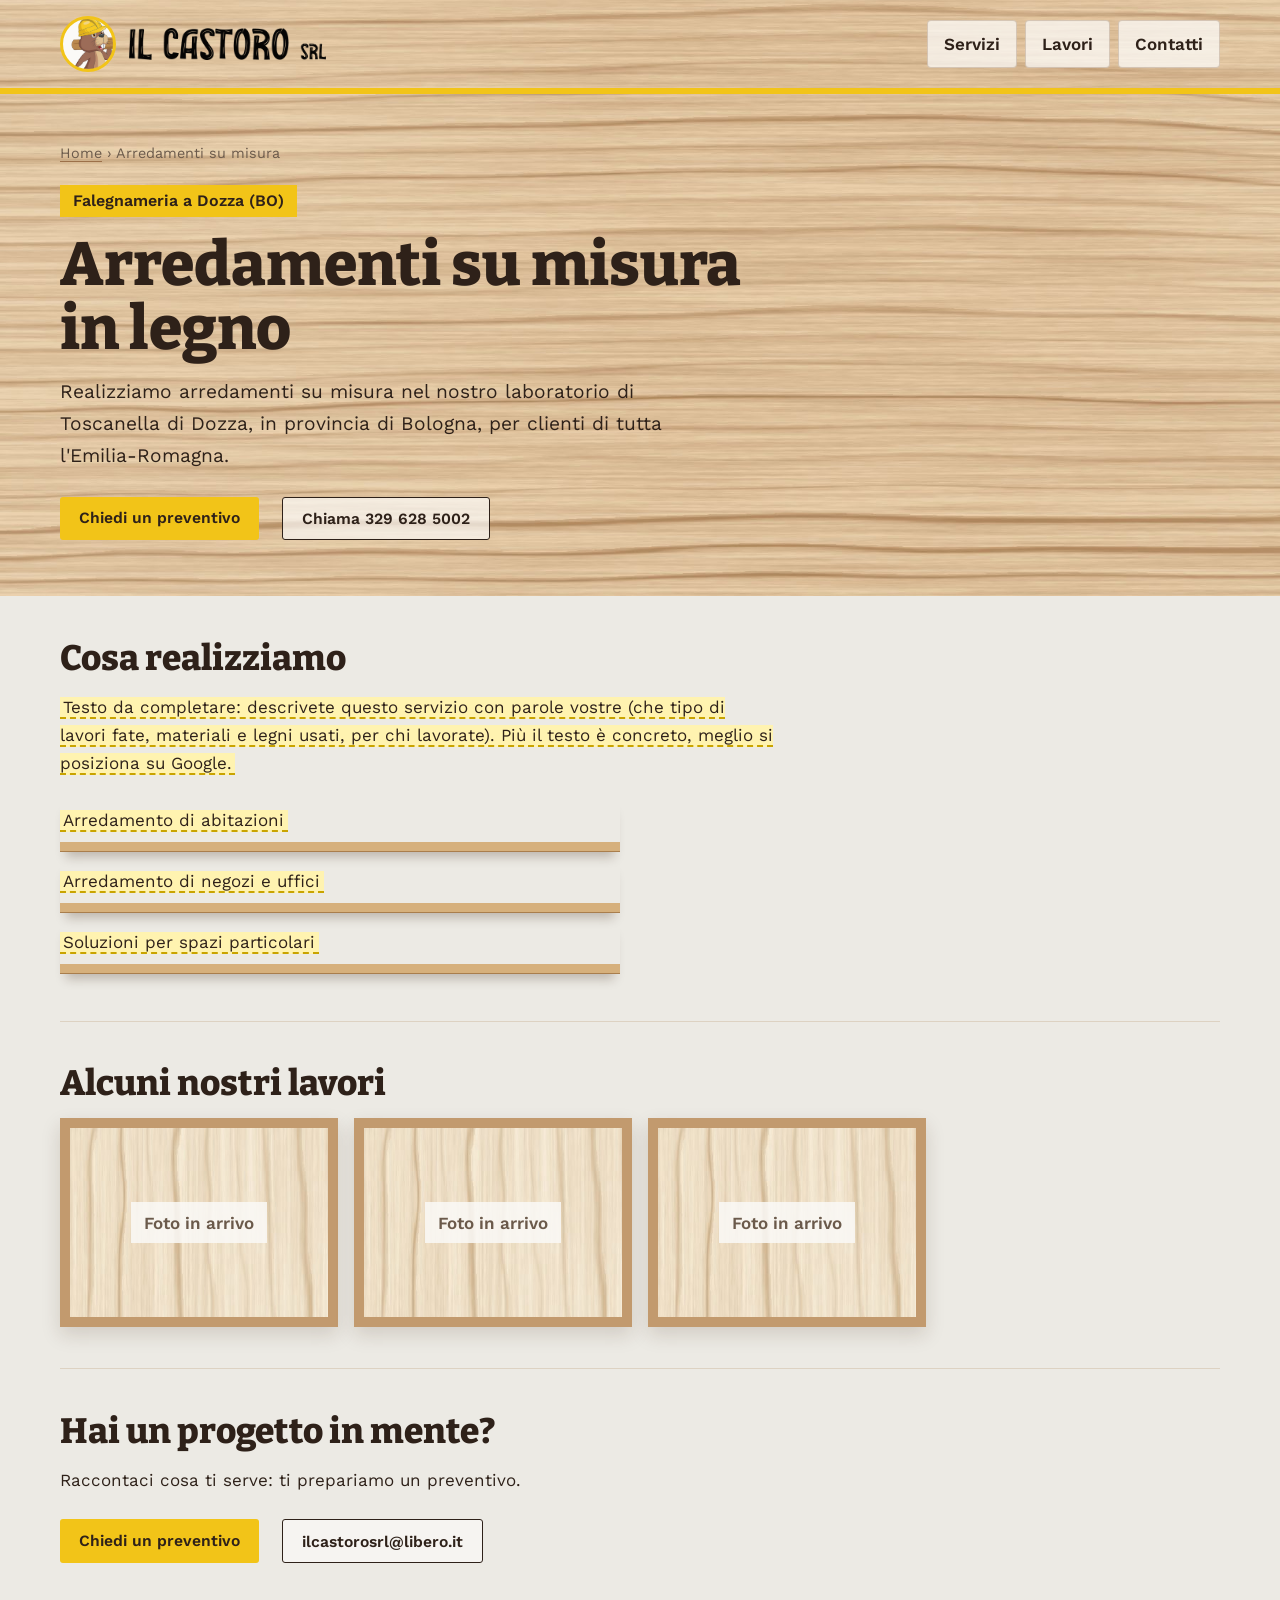
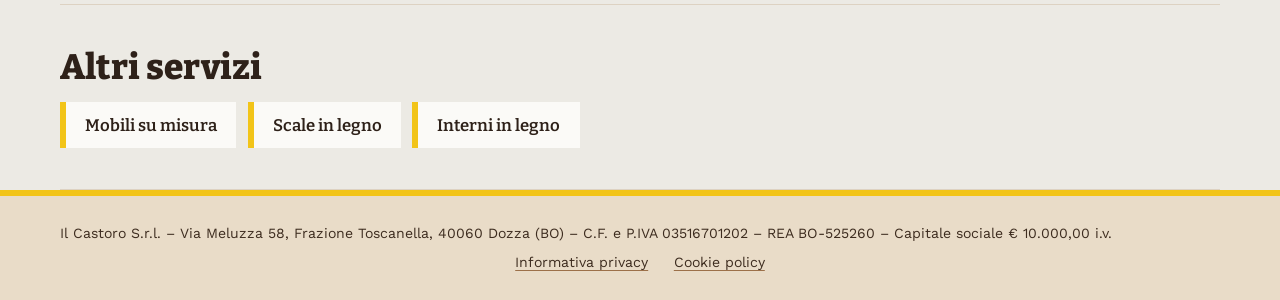
<file: arredamenti-su-misura.html>
<!DOCTYPE html>
<html lang="it">
<head>
<meta charset="utf-8">
<meta name="viewport" content="width=device-width, initial-scale=1">
<title>Arredamenti su misura in legno – Falegnameria a Dozza (BO) | Il Castoro</title>
<meta name="description" content="Arredamenti in legno su misura realizzati dalla falegnameria Il Castoro di Toscanella di Dozza (Bologna), per clienti di tutta l&#x27;Emilia-Romagna. Richiedi un preventivo.">
<link rel="canonical" href="https://www.ilcastorosrl.it/arredamenti-su-misura.html">
<meta property="og:type" content="website">
<meta property="og:locale" content="it_IT">
<meta property="og:site_name" content="Il Castoro S.r.l.">
<meta property="og:title" content="Arredamenti su misura in legno – Falegnameria a Dozza (BO) | Il Castoro">
<meta property="og:description" content="Arredamenti in legno su misura realizzati dalla falegnameria Il Castoro di Toscanella di Dozza (Bologna), per clienti di tutta l&#x27;Emilia-Romagna. Richiedi un preventivo.">
<meta property="og:url" content="https://www.ilcastorosrl.it/arredamenti-su-misura.html">
<meta property="og:image" content="https://www.ilcastorosrl.it/img/anteprima-social.jpg">
<meta name="twitter:card" content="summary_large_image">
<meta name="theme-color" content="#C29A6E">
<link rel="icon" type="image/png" href="img/favicon.png">
<link rel="apple-touch-icon" href="img/apple-touch-icon.png">
<link rel="stylesheet" href="pagine.css">
<script type="application/ld+json">
[
 {
  "@context": "https://schema.org",
  "@type": "Service",
  "name": "Arredamenti su misura",
  "serviceType": "Arredamenti su misura",
  "description": "Arredamenti in legno su misura realizzati dalla falegnameria Il Castoro di Toscanella di Dozza (Bologna), per clienti di tutta l'Emilia-Romagna. Richiedi un preventivo.",
  "url": "https://www.ilcastorosrl.it/arredamenti-su-misura.html",
  "provider": {
   "@type": "HomeAndConstructionBusiness",
   "@id": "https://www.ilcastorosrl.it/#azienda",
   "name": "Il Castoro S.r.l.",
   "telephone": "+39 329 628 5002",
   "address": {
    "@type": "PostalAddress",
    "streetAddress": "Via Meluzza 58, Frazione Toscanella",
    "addressLocality": "Dozza",
    "postalCode": "40060",
    "addressRegion": "BO",
    "addressCountry": "IT"
   }
  },
  "areaServed": {
   "@type": "AdministrativeArea",
   "name": "Emilia-Romagna"
  }
 },
 {
  "@context": "https://schema.org",
  "@type": "BreadcrumbList",
  "itemListElement": [
   {
    "@type": "ListItem",
    "position": 1,
    "name": "Home",
    "item": "https://www.ilcastorosrl.it/"
   },
   {
    "@type": "ListItem",
    "position": 2,
    "name": "Arredamenti su misura",
    "item": "https://www.ilcastorosrl.it/arredamenti-su-misura.html"
   }
  ]
 }
]
</script>
</head>
<body class="servizio">
<header class="testata">
  <div class="wrap larga">
    <a class="logo" href="index.html"><span class="testa" aria-hidden="true"></span><img src="img/scritta-nera.png" alt="Il Castoro S.r.l. – home"></a>
    <nav aria-label="Menu principale"><a href="index.html#servizi">Servizi</a><a href="index.html#lavori">Lavori</a><a href="index.html#contatti">Contatti</a></nav>
  </div>
</header>

<main>
  <section class="apertura">
    <div class="wrap larga">
      <p class="briciole"><a href="index.html">Home</a> › Arredamenti su misura</p>
      <span class="tag">Falegnameria a Dozza (BO)</span>
      <h1>Arredamenti su misura in legno</h1>
      <p class="intro">Realizziamo arredamenti su misura nel nostro laboratorio di Toscanella di Dozza, in provincia di Bologna, per clienti di tutta l'Emilia-Romagna.</p>
      <p class="azioni"><a class="btn btn-metro" href="index.html#preventivo">Chiedi un preventivo</a> <a class="btn btn-linea" href="tel:+393296285002">Chiama 329 628 5002</a></p>
    </div>
  </section>

  <div class="wrap larga corpo-pag">
    <section>
      <h2>Cosa realizziamo</h2>
      <p><span class="dc">Testo da completare: descrivete questo servizio con parole vostre (che tipo di lavori fate, materiali e legni usati, per chi lavorate). Più il testo è concreto, meglio si posiziona su Google.</span></p>
      <ul class="ripiani"><li><span class="dc">Arredamento di abitazioni</span></li><li><span class="dc">Arredamento di negozi e uffici</span></li><li><span class="dc">Soluzioni per spazi particolari</span></li></ul>
    </section>

    <section>
      <h2>Alcuni nostri lavori</h2>
      <div class="galleria">
        <figure class="vuota"><span>Foto in arrivo</span></figure>
        <figure class="vuota"><span>Foto in arrivo</span></figure>
        <figure class="vuota"><span>Foto in arrivo</span></figure>
      </div>
    </section>

    <section class="cta">
      <h2>Hai un progetto in mente?</h2>
      <p>Raccontaci cosa ti serve: ti prepariamo un preventivo.</p>
      <p class="azioni"><a class="btn btn-metro" href="index.html#preventivo">Chiedi un preventivo</a> <a class="btn btn-linea" href="mailto:ilcastorosrl@libero.it">ilcastorosrl@libero.it</a></p>
    </section>

    <section>
      <h2>Altri servizi</h2>
      <ul class="altri"><li><a href="mobili-su-misura.html">Mobili su misura</a></li><li><a href="scale-in-legno.html">Scale in legno</a></li><li><a href="interni-in-legno.html">Interni in legno</a></li></ul>
    </section>
  </div>
</main>

<footer class="piede">
  <div class="wrap larga">
    <p>Il Castoro S.r.l. – Via Meluzza 58, Frazione Toscanella, 40060 Dozza (BO) – C.F. e P.IVA 03516701202 – REA BO-525260 – Capitale sociale € 10.000,00 i.v.</p>
    <p class="centro"><a href="privacy.html">Informativa privacy</a> <a href="cookie.html">Cookie policy</a></p>
  </div>
</footer>
</body>
</html>
</file>
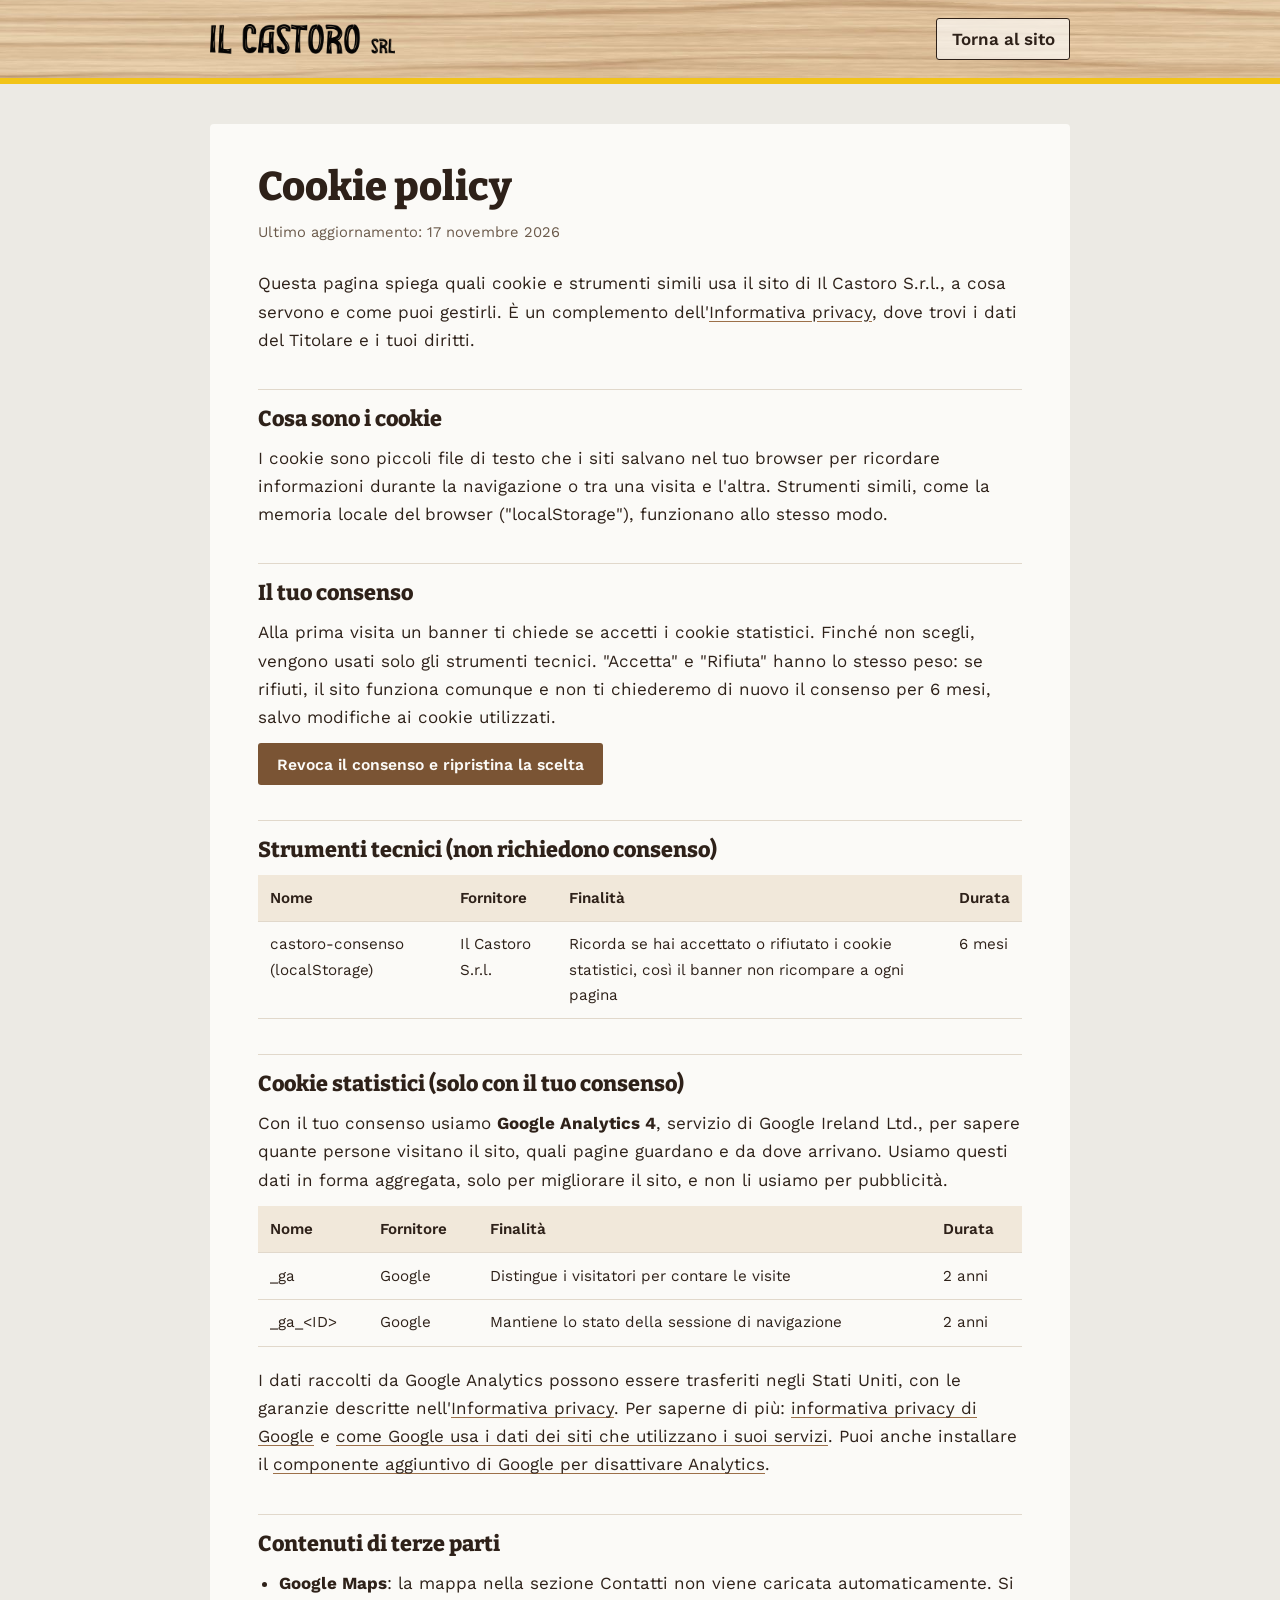
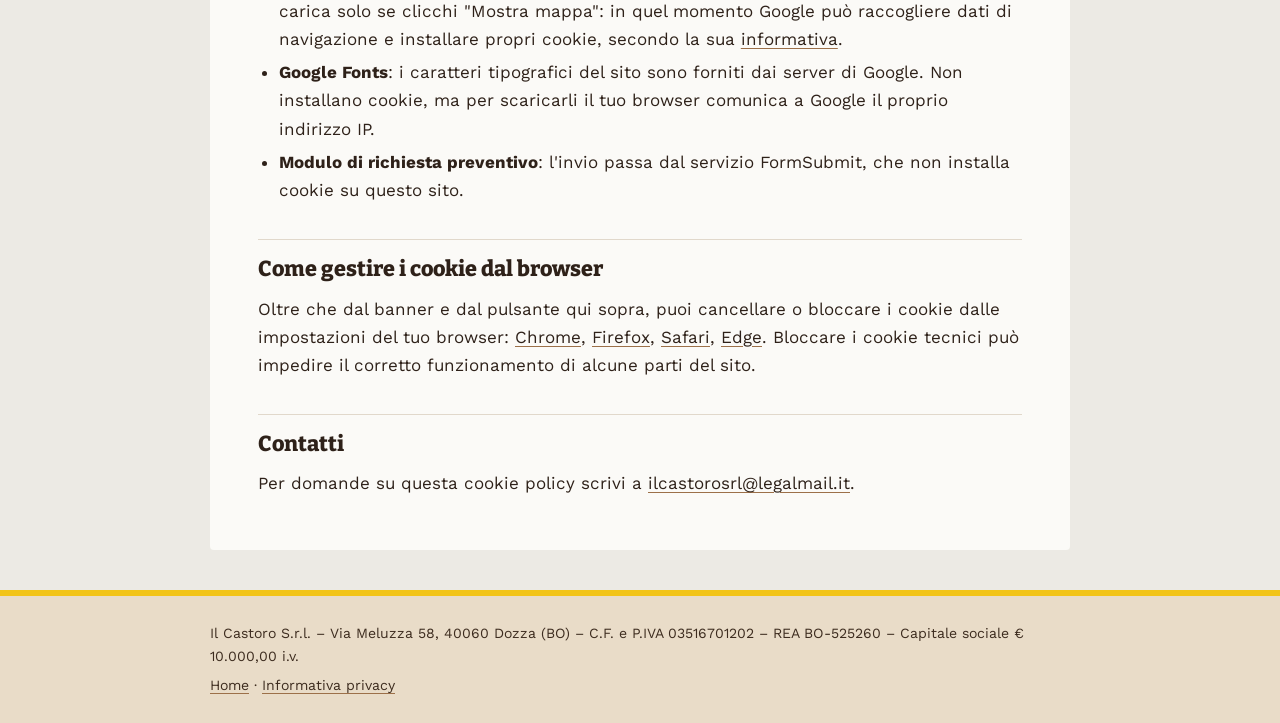
<file: cookie.html>
<!DOCTYPE html>
<html lang="it">
<head>
<meta charset="utf-8">
<meta name="viewport" content="width=device-width, initial-scale=1">
<title>Cookie policy – Il Castoro S.r.l.</title>
<meta name="robots" content="noindex">
<link rel="icon" type="image/png" href="img/favicon.png">
<link rel="stylesheet" href="pagine.css">
</head>
<body>
<header class="testata">
  <div class="wrap">
    <a class="logo" href="index.html"><img src="img/scritta-nera.png" alt="Il Castoro S.r.l. – torna alla home"></a>
    <a class="indietro" href="index.html">Torna al sito</a>
  </div>
</header>

<main class="wrap testo">
  <h1>Cookie policy</h1>
  <p class="agg">Ultimo aggiornamento: 17 novembre 2026</p>

  <p>Questa pagina spiega quali cookie e strumenti simili usa il sito di Il Castoro S.r.l., a cosa servono e come puoi gestirli. È un complemento dell'<a href="privacy.html">Informativa privacy</a>, dove trovi i dati del Titolare e i tuoi diritti.</p>

  <h2>Cosa sono i cookie</h2>
  <p>I cookie sono piccoli file di testo che i siti salvano nel tuo browser per ricordare informazioni durante la navigazione o tra una visita e l'altra. Strumenti simili, come la memoria locale del browser ("localStorage"), funzionano allo stesso modo.</p>

  <h2>Il tuo consenso</h2>
  <p id="stato">Alla prima visita un banner ti chiede se accetti i cookie statistici. Finché non scegli, vengono usati solo gli strumenti tecnici. "Accetta" e "Rifiuta" hanno lo stesso peso: se rifiuti, il sito funziona comunque e non ti chiederemo di nuovo il consenso per 6 mesi, salvo modifiche ai cookie utilizzati.</p>
  <p><button class="btn" type="button" id="revoca">Revoca il consenso e ripristina la scelta</button> <span id="esito" role="status"></span></p>

  <h2>Strumenti tecnici (non richiedono consenso)</h2>
  <table>
    <thead><tr><th>Nome</th><th>Fornitore</th><th>Finalità</th><th>Durata</th></tr></thead>
    <tbody>
      <tr><td>castoro-consenso (localStorage)</td><td>Il Castoro S.r.l.</td><td>Ricorda se hai accettato o rifiutato i cookie statistici, così il banner non ricompare a ogni pagina</td><td>6 mesi</td></tr>
    </tbody>
  </table>

  <h2>Cookie statistici (solo con il tuo consenso)</h2>
  <p>Con il tuo consenso usiamo <strong>Google Analytics 4</strong>, servizio di Google Ireland Ltd., per sapere quante persone visitano il sito, quali pagine guardano e da dove arrivano. Usiamo questi dati in forma aggregata, solo per migliorare il sito, e non li usiamo per pubblicità.</p>
  <table>
    <thead><tr><th>Nome</th><th>Fornitore</th><th>Finalità</th><th>Durata</th></tr></thead>
    <tbody>
      <tr><td>_ga</td><td>Google</td><td>Distingue i visitatori per contare le visite</td><td>2 anni</td></tr>
      <tr><td>_ga_&lt;ID&gt;</td><td>Google</td><td>Mantiene lo stato della sessione di navigazione</td><td>2 anni</td></tr>
    </tbody>
  </table>
  <p>I dati raccolti da Google Analytics possono essere trasferiti negli Stati Uniti, con le garanzie descritte nell'<a href="privacy.html">Informativa privacy</a>. Per saperne di più: <a href="https://policies.google.com/privacy?hl=it" target="_blank" rel="noopener">informativa privacy di Google</a> e <a href="https://policies.google.com/technologies/partner-sites?hl=it" target="_blank" rel="noopener">come Google usa i dati dei siti che utilizzano i suoi servizi</a>. Puoi anche installare il <a href="https://tools.google.com/dlpage/gaoptout?hl=it" target="_blank" rel="noopener">componente aggiuntivo di Google per disattivare Analytics</a>.</p>

  <h2>Contenuti di terze parti</h2>
  <ul>
    <li><strong>Google Maps</strong>: la mappa nella sezione Contatti non viene caricata automaticamente. Si carica solo se clicchi "Mostra mappa": in quel momento Google può raccogliere dati di navigazione e installare propri cookie, secondo la sua <a href="https://policies.google.com/privacy?hl=it" target="_blank" rel="noopener">informativa</a>.</li>
    <li><strong>Google Fonts</strong>: i caratteri tipografici del sito sono forniti dai server di Google. Non installano cookie, ma per scaricarli il tuo browser comunica a Google il proprio indirizzo IP.</li>
    <li><strong>Modulo di richiesta preventivo</strong>: l'invio passa dal servizio FormSubmit, che non installa cookie su questo sito.</li>
  </ul>

  <h2>Come gestire i cookie dal browser</h2>
  <p>Oltre che dal banner e dal pulsante qui sopra, puoi cancellare o bloccare i cookie dalle impostazioni del tuo browser:
    <a href="https://support.google.com/chrome/answer/95647?hl=it" target="_blank" rel="noopener">Chrome</a>,
    <a href="https://support.mozilla.org/it/kb/protezione-antitracciamento-avanzata-firefox-desktop" target="_blank" rel="noopener">Firefox</a>,
    <a href="https://support.apple.com/it-it/guide/safari/sfri11471/mac" target="_blank" rel="noopener">Safari</a>,
    <a href="https://support.microsoft.com/it-it/microsoft-edge" target="_blank" rel="noopener">Edge</a>.
  Bloccare i cookie tecnici può impedire il corretto funzionamento di alcune parti del sito.</p>

  <h2>Contatti</h2>
  <p>Per domande su questa cookie policy scrivi a <a href="mailto:ilcastorosrl@legalmail.it">ilcastorosrl@legalmail.it</a>.</p>
</main>

<footer class="piede">
  <div class="wrap">
    <p>Il Castoro S.r.l. – Via Meluzza 58, 40060 Dozza (BO) – C.F. e P.IVA 03516701202 – REA BO-525260 – Capitale sociale € 10.000,00 i.v.</p>
    <p><a href="index.html">Home</a> · <a href="privacy.html">Informativa privacy</a></p>
  </div>
</footer>
<script>
  document.getElementById('revoca').addEventListener('click',()=>{
    try{localStorage.removeItem('castoro-consenso')}catch(e){}
    document.cookie.split(';').map(c=>c.split('=')[0].trim()).filter(n=>/^_ga/.test(n)).forEach(n=>{
      [location.hostname,'.'+location.hostname].forEach(d=>{document.cookie=n+'=; Max-Age=0; path=/; domain='+d});
      document.cookie=n+'=; Max-Age=0; path=/';
    });
    document.getElementById('esito').textContent='Fatto: i cookie statistici sono stati rimossi. Alla prossima visita della home ti verrà chiesto di nuovo il consenso.';
  });
</script>
</body>
</html>
</file>
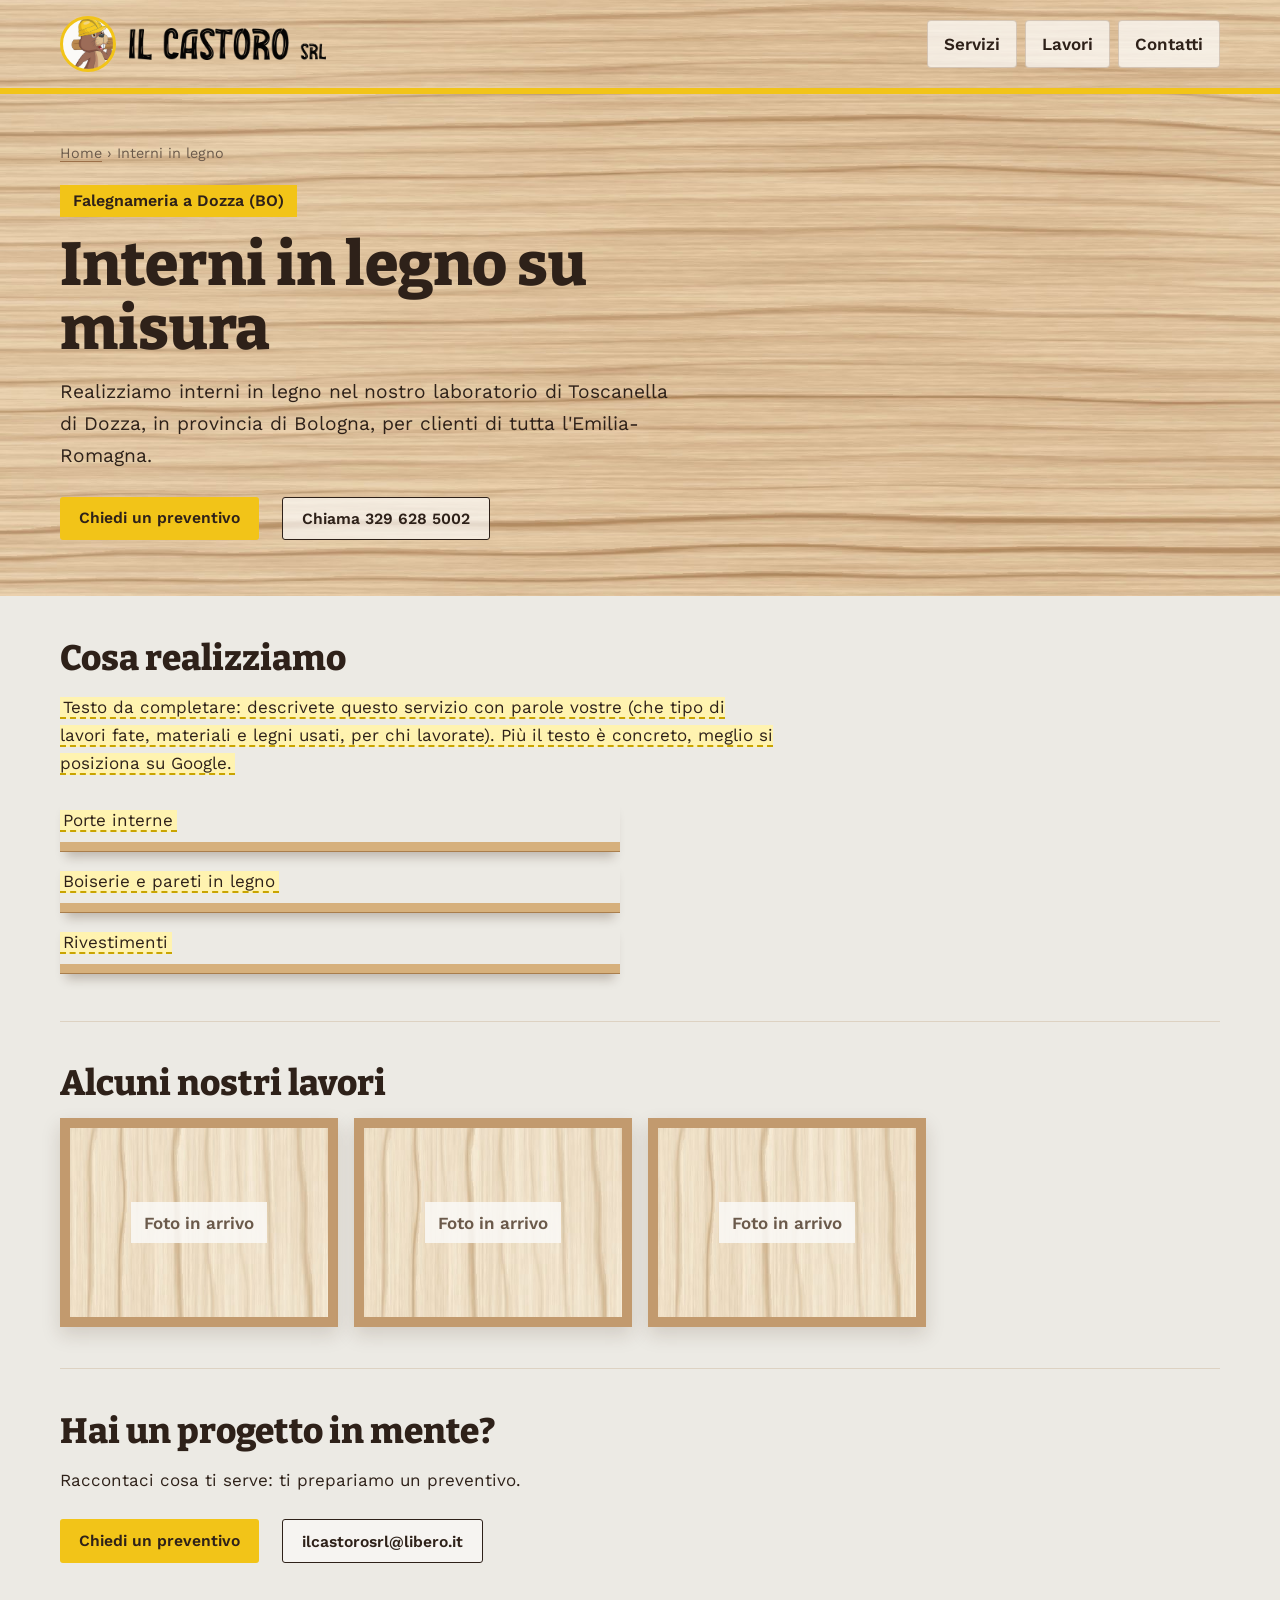
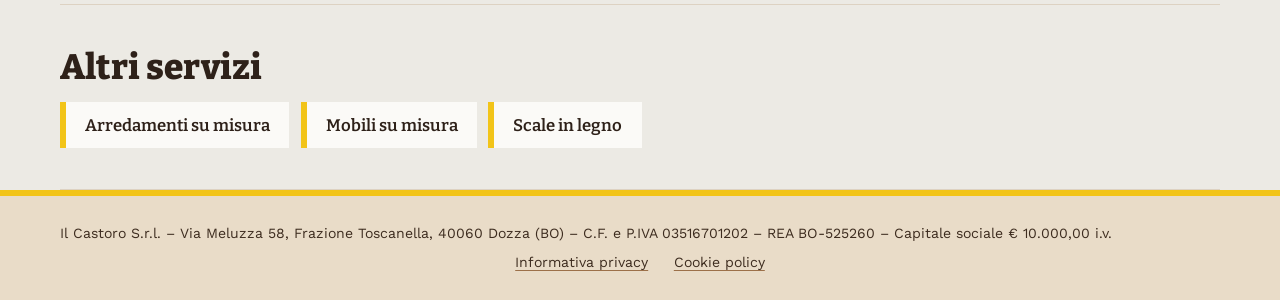
<file: interni-in-legno.html>
<!DOCTYPE html>
<html lang="it">
<head>
<meta charset="utf-8">
<meta name="viewport" content="width=device-width, initial-scale=1">
<title>Interni in legno su misura – Falegnameria a Dozza (BO) | Il Castoro</title>
<meta name="description" content="Interni in legno su misura realizzati dalla falegnameria Il Castoro di Toscanella di Dozza (Bologna), per clienti di tutta l&#x27;Emilia-Romagna. Richiedi un preventivo.">
<link rel="canonical" href="https://www.ilcastorosrl.it/interni-in-legno.html">
<meta property="og:type" content="website">
<meta property="og:locale" content="it_IT">
<meta property="og:site_name" content="Il Castoro S.r.l.">
<meta property="og:title" content="Interni in legno su misura – Falegnameria a Dozza (BO) | Il Castoro">
<meta property="og:description" content="Interni in legno su misura realizzati dalla falegnameria Il Castoro di Toscanella di Dozza (Bologna), per clienti di tutta l&#x27;Emilia-Romagna. Richiedi un preventivo.">
<meta property="og:url" content="https://www.ilcastorosrl.it/interni-in-legno.html">
<meta property="og:image" content="https://www.ilcastorosrl.it/img/anteprima-social.jpg">
<meta name="twitter:card" content="summary_large_image">
<meta name="theme-color" content="#C29A6E">
<link rel="icon" type="image/png" href="img/favicon.png">
<link rel="apple-touch-icon" href="img/apple-touch-icon.png">
<link rel="stylesheet" href="pagine.css">
<script type="application/ld+json">
[
 {
  "@context": "https://schema.org",
  "@type": "Service",
  "name": "Interni in legno",
  "serviceType": "Interni in legno",
  "description": "Interni in legno su misura realizzati dalla falegnameria Il Castoro di Toscanella di Dozza (Bologna), per clienti di tutta l'Emilia-Romagna. Richiedi un preventivo.",
  "url": "https://www.ilcastorosrl.it/interni-in-legno.html",
  "provider": {
   "@type": "HomeAndConstructionBusiness",
   "@id": "https://www.ilcastorosrl.it/#azienda",
   "name": "Il Castoro S.r.l.",
   "telephone": "+39 329 628 5002",
   "address": {
    "@type": "PostalAddress",
    "streetAddress": "Via Meluzza 58, Frazione Toscanella",
    "addressLocality": "Dozza",
    "postalCode": "40060",
    "addressRegion": "BO",
    "addressCountry": "IT"
   }
  },
  "areaServed": {
   "@type": "AdministrativeArea",
   "name": "Emilia-Romagna"
  }
 },
 {
  "@context": "https://schema.org",
  "@type": "BreadcrumbList",
  "itemListElement": [
   {
    "@type": "ListItem",
    "position": 1,
    "name": "Home",
    "item": "https://www.ilcastorosrl.it/"
   },
   {
    "@type": "ListItem",
    "position": 2,
    "name": "Interni in legno",
    "item": "https://www.ilcastorosrl.it/interni-in-legno.html"
   }
  ]
 }
]
</script>
</head>
<body class="servizio">
<header class="testata">
  <div class="wrap larga">
    <a class="logo" href="index.html"><span class="testa" aria-hidden="true"></span><img src="img/scritta-nera.png" alt="Il Castoro S.r.l. – home"></a>
    <nav aria-label="Menu principale"><a href="index.html#servizi">Servizi</a><a href="index.html#lavori">Lavori</a><a href="index.html#contatti">Contatti</a></nav>
  </div>
</header>

<main>
  <section class="apertura">
    <div class="wrap larga">
      <p class="briciole"><a href="index.html">Home</a> › Interni in legno</p>
      <span class="tag">Falegnameria a Dozza (BO)</span>
      <h1>Interni in legno su misura</h1>
      <p class="intro">Realizziamo interni in legno nel nostro laboratorio di Toscanella di Dozza, in provincia di Bologna, per clienti di tutta l'Emilia-Romagna.</p>
      <p class="azioni"><a class="btn btn-metro" href="index.html#preventivo">Chiedi un preventivo</a> <a class="btn btn-linea" href="tel:+393296285002">Chiama 329 628 5002</a></p>
    </div>
  </section>

  <div class="wrap larga corpo-pag">
    <section>
      <h2>Cosa realizziamo</h2>
      <p><span class="dc">Testo da completare: descrivete questo servizio con parole vostre (che tipo di lavori fate, materiali e legni usati, per chi lavorate). Più il testo è concreto, meglio si posiziona su Google.</span></p>
      <ul class="ripiani"><li><span class="dc">Porte interne</span></li><li><span class="dc">Boiserie e pareti in legno</span></li><li><span class="dc">Rivestimenti</span></li></ul>
    </section>

    <section>
      <h2>Alcuni nostri lavori</h2>
      <div class="galleria">
        <figure class="vuota"><span>Foto in arrivo</span></figure>
        <figure class="vuota"><span>Foto in arrivo</span></figure>
        <figure class="vuota"><span>Foto in arrivo</span></figure>
      </div>
    </section>

    <section class="cta">
      <h2>Hai un progetto in mente?</h2>
      <p>Raccontaci cosa ti serve: ti prepariamo un preventivo.</p>
      <p class="azioni"><a class="btn btn-metro" href="index.html#preventivo">Chiedi un preventivo</a> <a class="btn btn-linea" href="mailto:ilcastorosrl@libero.it">ilcastorosrl@libero.it</a></p>
    </section>

    <section>
      <h2>Altri servizi</h2>
      <ul class="altri"><li><a href="arredamenti-su-misura.html">Arredamenti su misura</a></li><li><a href="mobili-su-misura.html">Mobili su misura</a></li><li><a href="scale-in-legno.html">Scale in legno</a></li></ul>
    </section>
  </div>
</main>

<footer class="piede">
  <div class="wrap larga">
    <p>Il Castoro S.r.l. – Via Meluzza 58, Frazione Toscanella, 40060 Dozza (BO) – C.F. e P.IVA 03516701202 – REA BO-525260 – Capitale sociale € 10.000,00 i.v.</p>
    <p class="centro"><a href="privacy.html">Informativa privacy</a> <a href="cookie.html">Cookie policy</a></p>
  </div>
</footer>
</body>
</html>
</file>
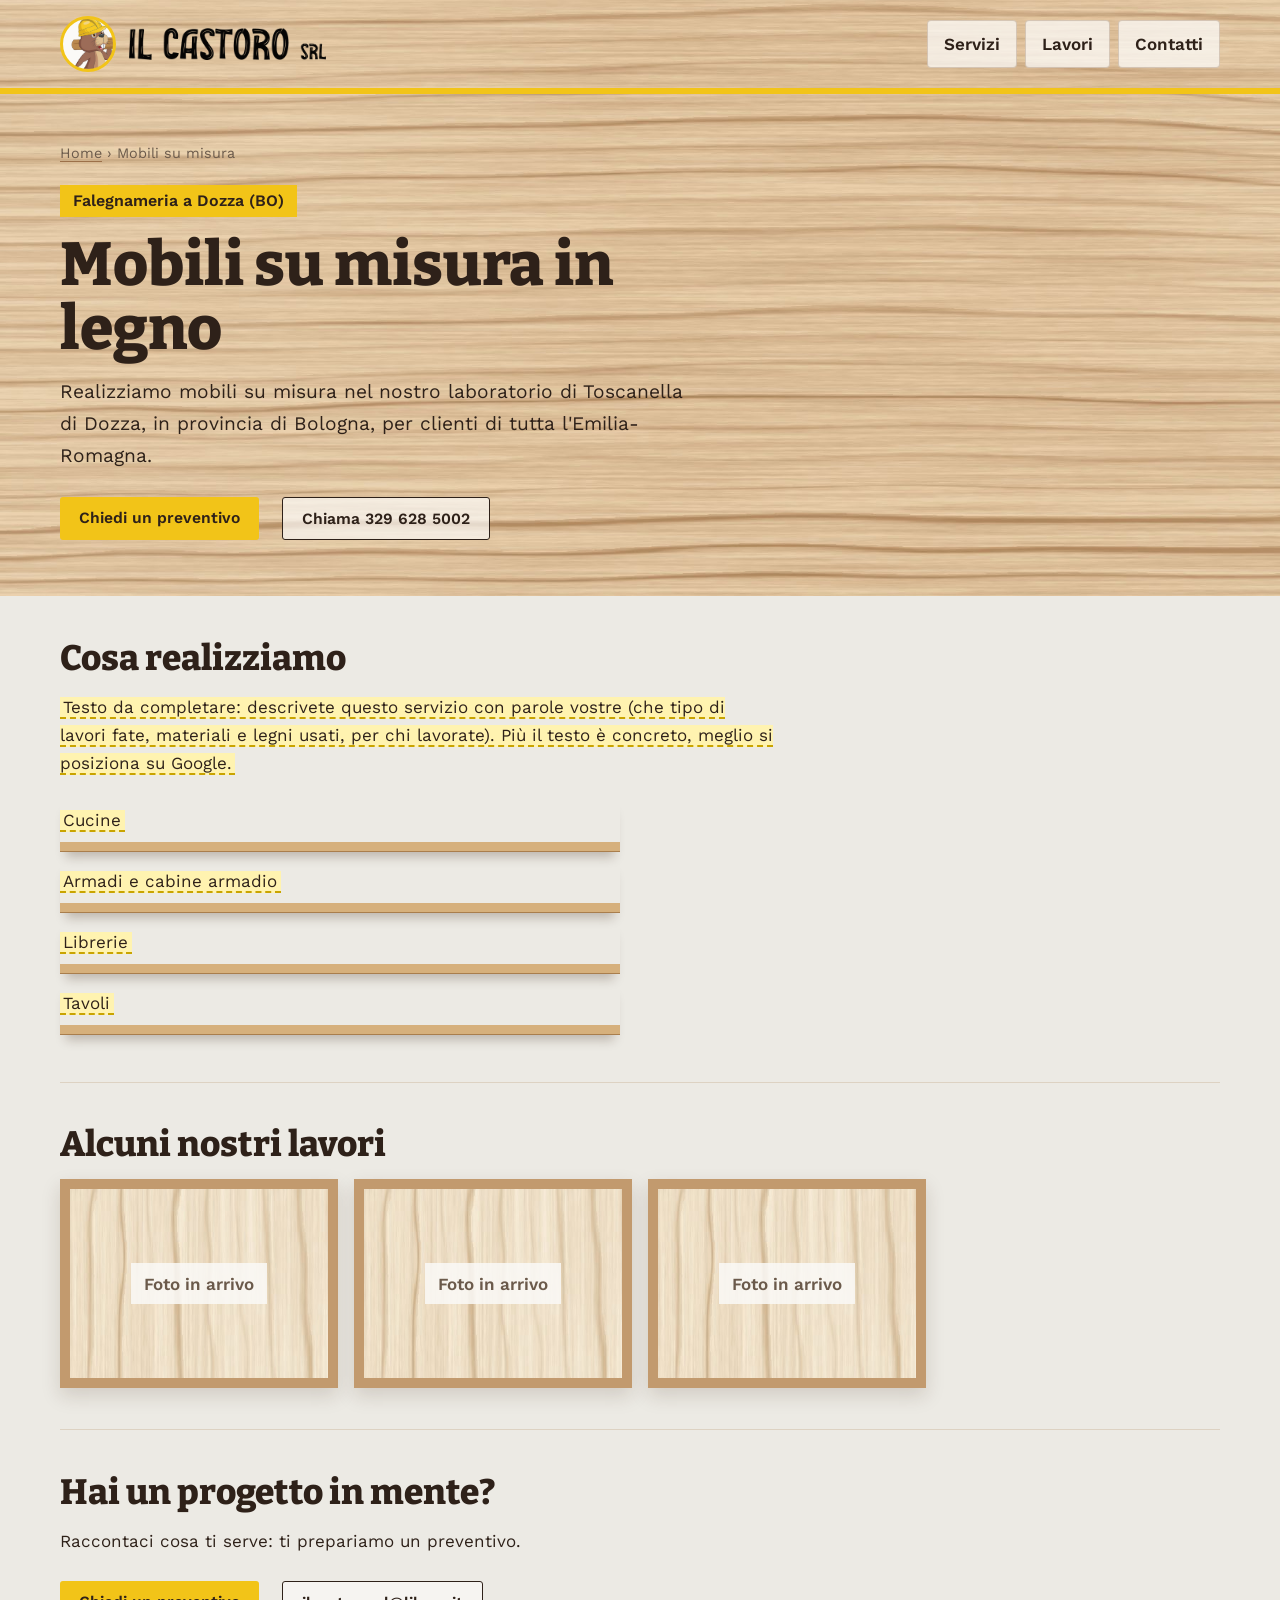
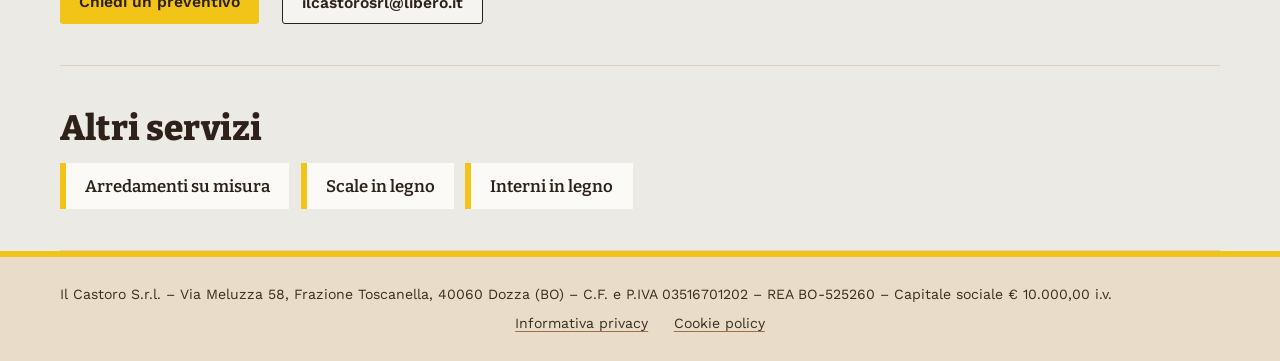
<file: mobili-su-misura.html>
<!DOCTYPE html>
<html lang="it">
<head>
<meta charset="utf-8">
<meta name="viewport" content="width=device-width, initial-scale=1">
<title>Mobili su misura in legno – Falegnameria a Dozza (BO) | Il Castoro</title>
<meta name="description" content="Mobili su misura in legno realizzati dalla falegnameria Il Castoro di Toscanella di Dozza (Bologna): progettati sui tuoi spazi, in tutta l&#x27;Emilia-Romagna. Richiedi un preventivo.">
<link rel="canonical" href="https://www.ilcastorosrl.it/mobili-su-misura.html">
<meta property="og:type" content="website">
<meta property="og:locale" content="it_IT">
<meta property="og:site_name" content="Il Castoro S.r.l.">
<meta property="og:title" content="Mobili su misura in legno – Falegnameria a Dozza (BO) | Il Castoro">
<meta property="og:description" content="Mobili su misura in legno realizzati dalla falegnameria Il Castoro di Toscanella di Dozza (Bologna): progettati sui tuoi spazi, in tutta l&#x27;Emilia-Romagna. Richiedi un preventivo.">
<meta property="og:url" content="https://www.ilcastorosrl.it/mobili-su-misura.html">
<meta property="og:image" content="https://www.ilcastorosrl.it/img/anteprima-social.jpg">
<meta name="twitter:card" content="summary_large_image">
<meta name="theme-color" content="#C29A6E">
<link rel="icon" type="image/png" href="img/favicon.png">
<link rel="apple-touch-icon" href="img/apple-touch-icon.png">
<link rel="stylesheet" href="pagine.css">
<script type="application/ld+json">
[
 {
  "@context": "https://schema.org",
  "@type": "Service",
  "name": "Mobili su misura",
  "serviceType": "Mobili su misura",
  "description": "Mobili su misura in legno realizzati dalla falegnameria Il Castoro di Toscanella di Dozza (Bologna): progettati sui tuoi spazi, in tutta l'Emilia-Romagna. Richiedi un preventivo.",
  "url": "https://www.ilcastorosrl.it/mobili-su-misura.html",
  "provider": {
   "@type": "HomeAndConstructionBusiness",
   "@id": "https://www.ilcastorosrl.it/#azienda",
   "name": "Il Castoro S.r.l.",
   "telephone": "+39 329 628 5002",
   "address": {
    "@type": "PostalAddress",
    "streetAddress": "Via Meluzza 58, Frazione Toscanella",
    "addressLocality": "Dozza",
    "postalCode": "40060",
    "addressRegion": "BO",
    "addressCountry": "IT"
   }
  },
  "areaServed": {
   "@type": "AdministrativeArea",
   "name": "Emilia-Romagna"
  }
 },
 {
  "@context": "https://schema.org",
  "@type": "BreadcrumbList",
  "itemListElement": [
   {
    "@type": "ListItem",
    "position": 1,
    "name": "Home",
    "item": "https://www.ilcastorosrl.it/"
   },
   {
    "@type": "ListItem",
    "position": 2,
    "name": "Mobili su misura",
    "item": "https://www.ilcastorosrl.it/mobili-su-misura.html"
   }
  ]
 }
]
</script>
</head>
<body class="servizio">
<header class="testata">
  <div class="wrap larga">
    <a class="logo" href="index.html"><span class="testa" aria-hidden="true"></span><img src="img/scritta-nera.png" alt="Il Castoro S.r.l. – home"></a>
    <nav aria-label="Menu principale"><a href="index.html#servizi">Servizi</a><a href="index.html#lavori">Lavori</a><a href="index.html#contatti">Contatti</a></nav>
  </div>
</header>

<main>
  <section class="apertura">
    <div class="wrap larga">
      <p class="briciole"><a href="index.html">Home</a> › Mobili su misura</p>
      <span class="tag">Falegnameria a Dozza (BO)</span>
      <h1>Mobili su misura in legno</h1>
      <p class="intro">Realizziamo mobili su misura nel nostro laboratorio di Toscanella di Dozza, in provincia di Bologna, per clienti di tutta l'Emilia-Romagna.</p>
      <p class="azioni"><a class="btn btn-metro" href="index.html#preventivo">Chiedi un preventivo</a> <a class="btn btn-linea" href="tel:+393296285002">Chiama 329 628 5002</a></p>
    </div>
  </section>

  <div class="wrap larga corpo-pag">
    <section>
      <h2>Cosa realizziamo</h2>
      <p><span class="dc">Testo da completare: descrivete questo servizio con parole vostre (che tipo di lavori fate, materiali e legni usati, per chi lavorate). Più il testo è concreto, meglio si posiziona su Google.</span></p>
      <ul class="ripiani"><li><span class="dc">Cucine</span></li><li><span class="dc">Armadi e cabine armadio</span></li><li><span class="dc">Librerie</span></li><li><span class="dc">Tavoli</span></li></ul>
    </section>

    <section>
      <h2>Alcuni nostri lavori</h2>
      <div class="galleria">
        <figure class="vuota"><span>Foto in arrivo</span></figure>
        <figure class="vuota"><span>Foto in arrivo</span></figure>
        <figure class="vuota"><span>Foto in arrivo</span></figure>
      </div>
    </section>

    <section class="cta">
      <h2>Hai un progetto in mente?</h2>
      <p>Raccontaci cosa ti serve: ti prepariamo un preventivo.</p>
      <p class="azioni"><a class="btn btn-metro" href="index.html#preventivo">Chiedi un preventivo</a> <a class="btn btn-linea" href="mailto:ilcastorosrl@libero.it">ilcastorosrl@libero.it</a></p>
    </section>

    <section>
      <h2>Altri servizi</h2>
      <ul class="altri"><li><a href="arredamenti-su-misura.html">Arredamenti su misura</a></li><li><a href="scale-in-legno.html">Scale in legno</a></li><li><a href="interni-in-legno.html">Interni in legno</a></li></ul>
    </section>
  </div>
</main>

<footer class="piede">
  <div class="wrap larga">
    <p>Il Castoro S.r.l. – Via Meluzza 58, Frazione Toscanella, 40060 Dozza (BO) – C.F. e P.IVA 03516701202 – REA BO-525260 – Capitale sociale € 10.000,00 i.v.</p>
    <p class="centro"><a href="privacy.html">Informativa privacy</a> <a href="cookie.html">Cookie policy</a></p>
  </div>
</footer>
</body>
</html>
</file>
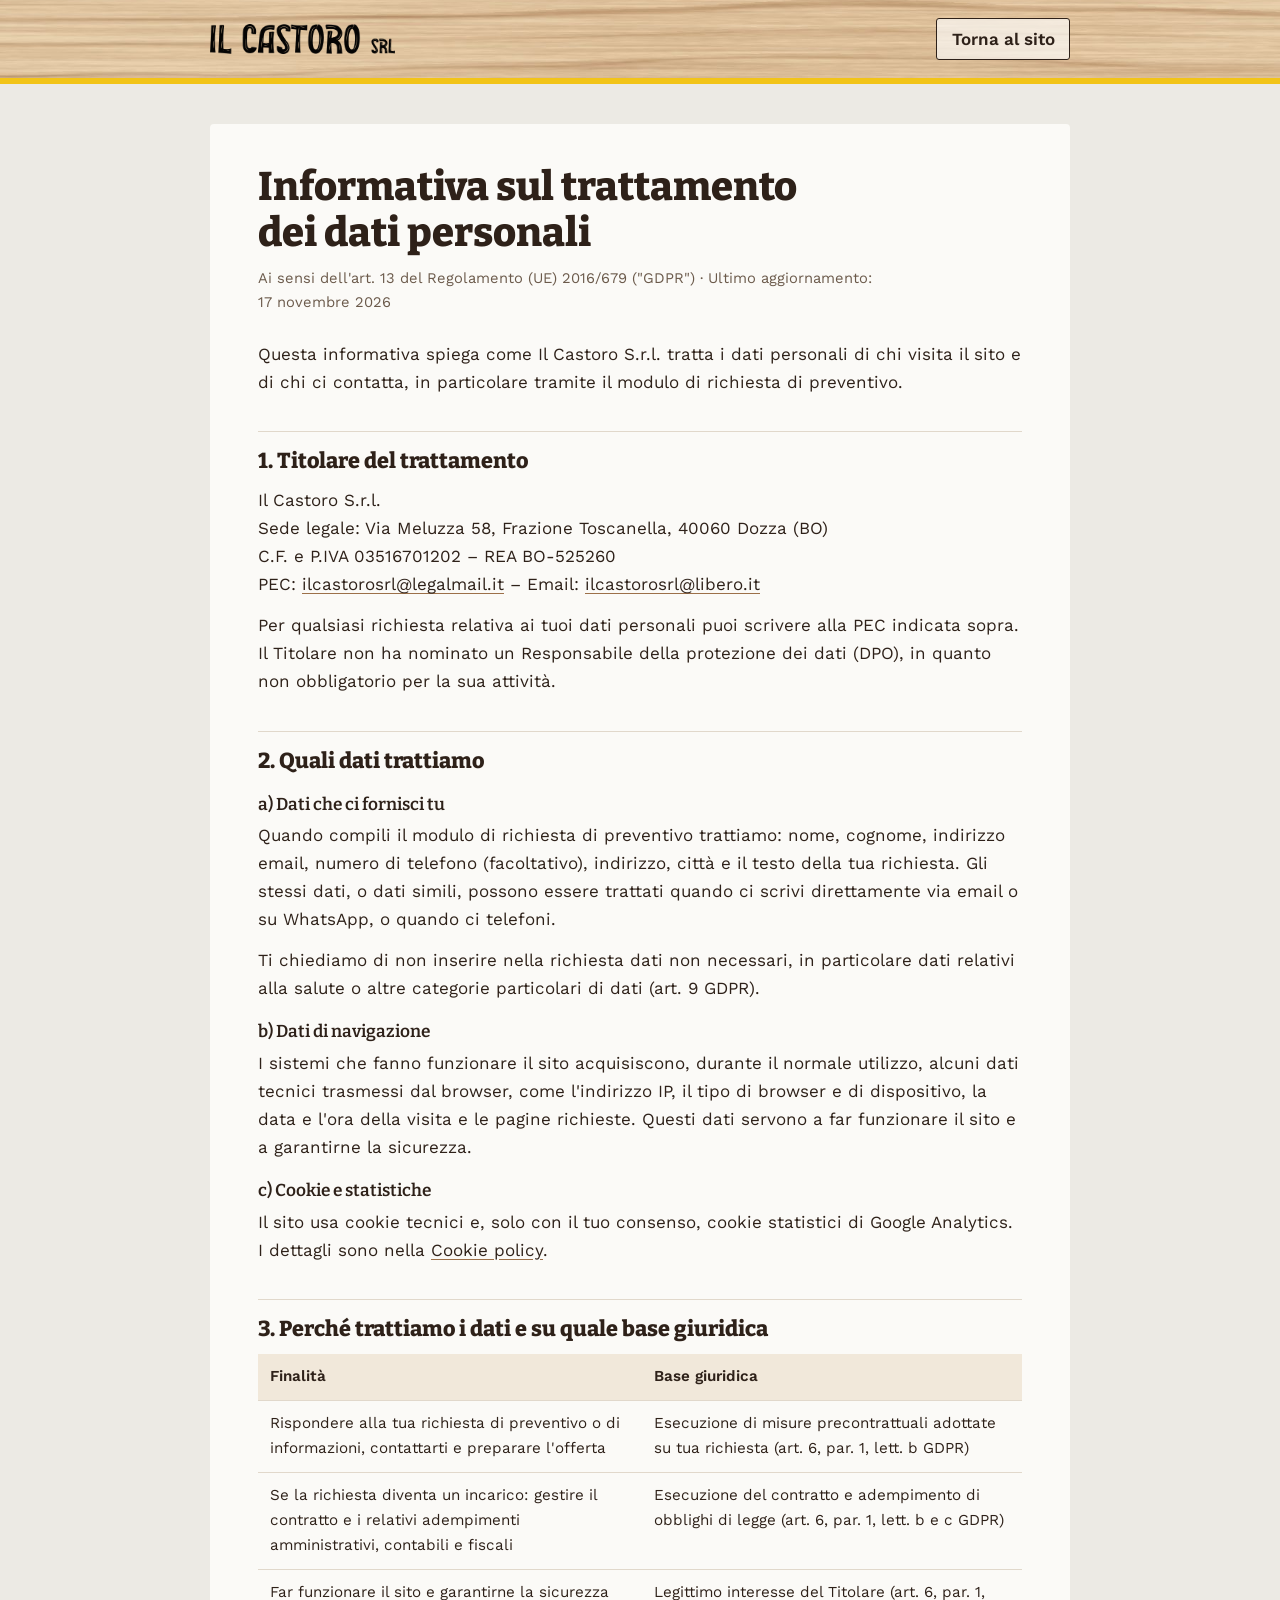
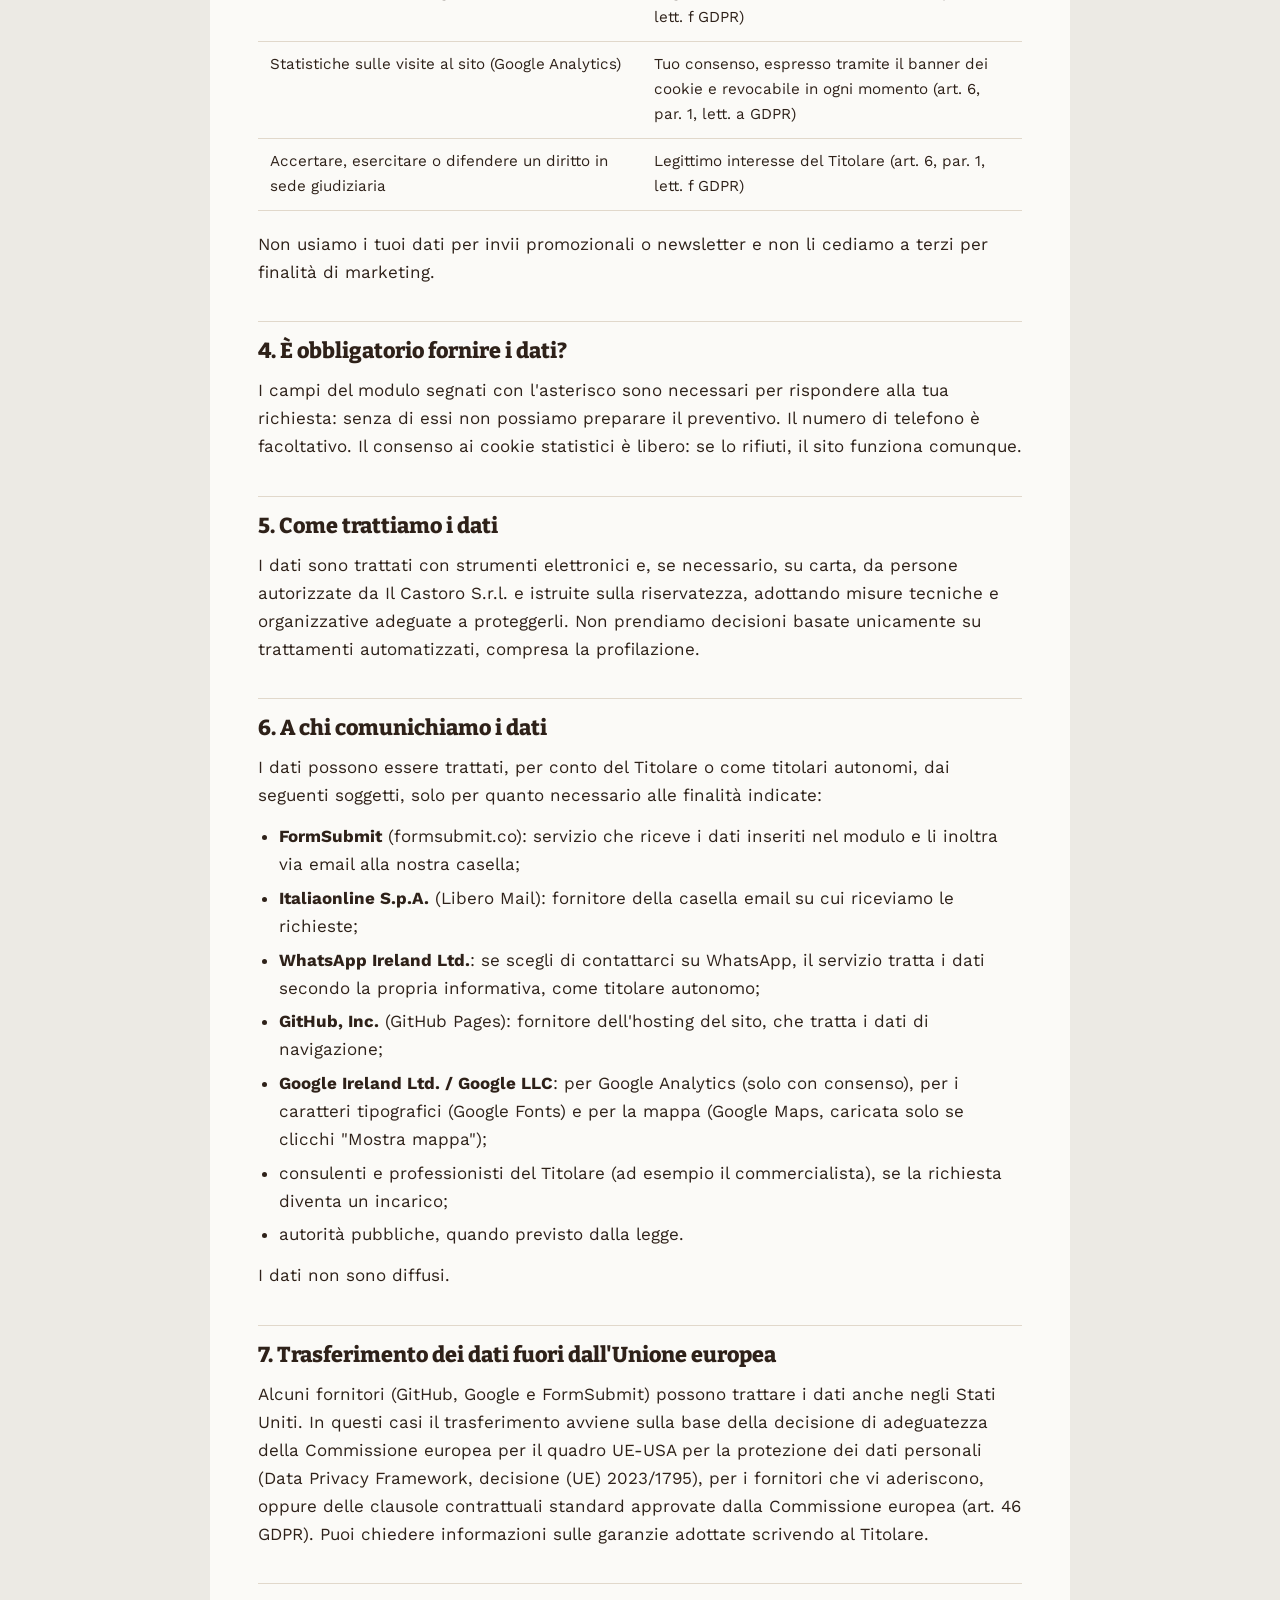
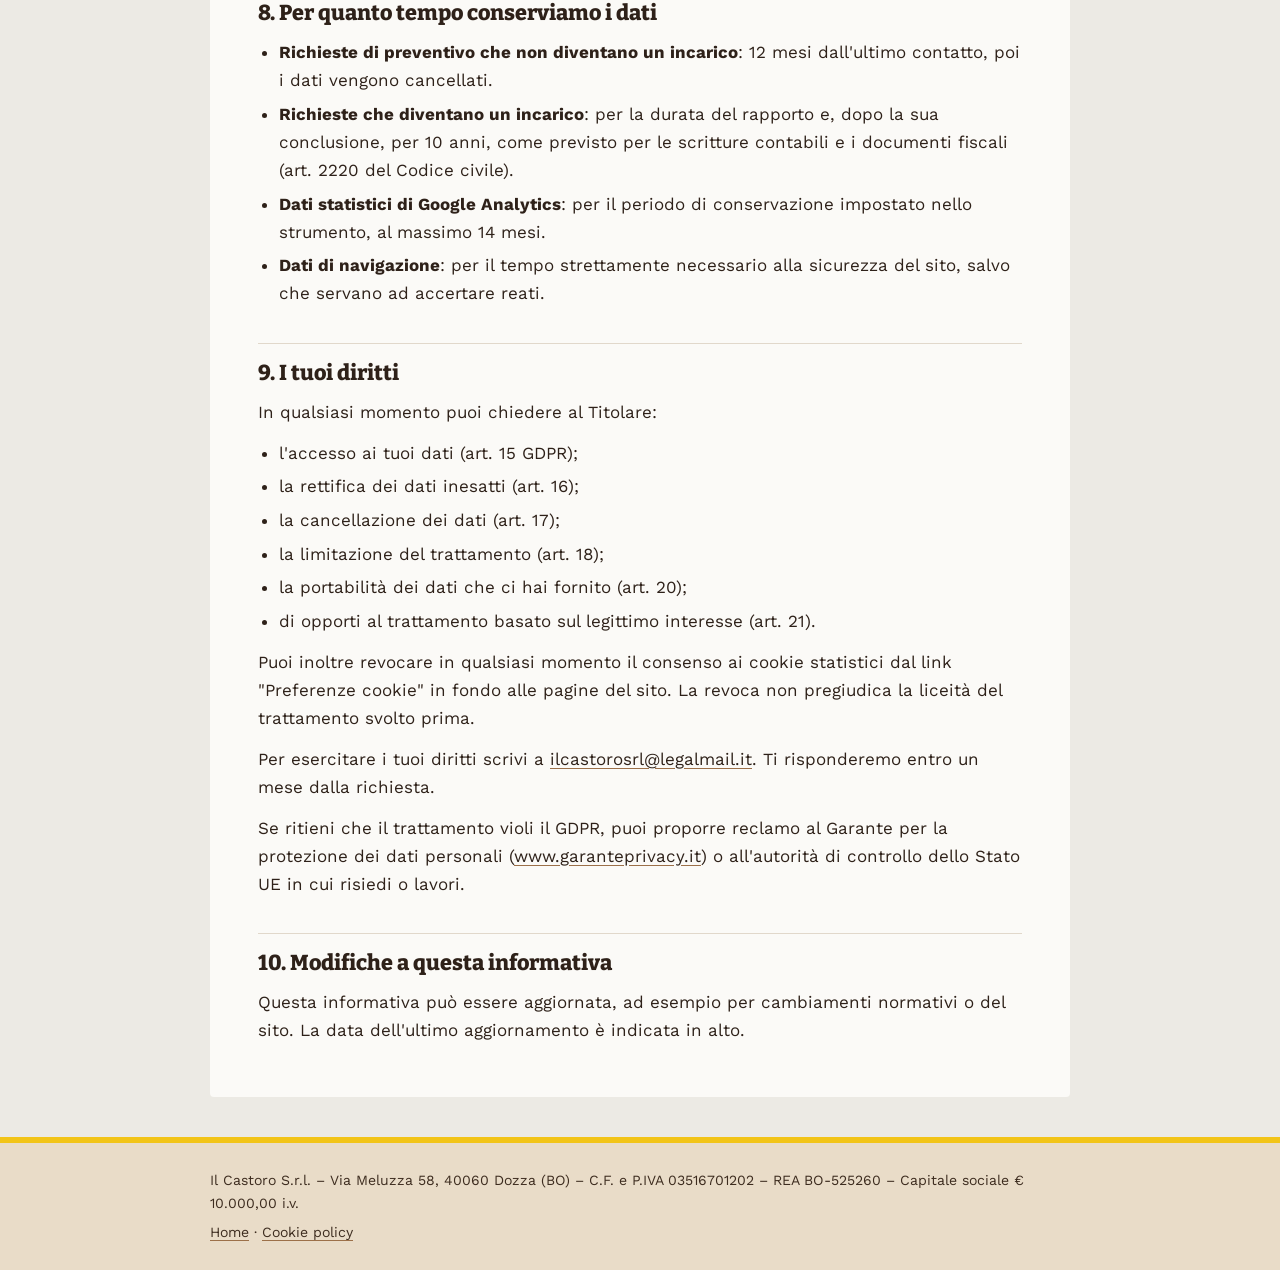
<file: privacy.html>
<!DOCTYPE html>
<html lang="it">
<head>
<meta charset="utf-8">
<meta name="viewport" content="width=device-width, initial-scale=1">
<title>Informativa privacy – Il Castoro S.r.l.</title>
<meta name="robots" content="noindex">
<link rel="icon" type="image/png" href="img/favicon.png">
<link rel="stylesheet" href="pagine.css">
</head>
<body>
<header class="testata">
  <div class="wrap">
    <a class="logo" href="index.html"><img src="img/scritta-nera.png" alt="Il Castoro S.r.l. – torna alla home"></a>
    <a class="indietro" href="index.html">Torna al sito</a>
  </div>
</header>

<main class="wrap testo">
  <h1>Informativa sul trattamento dei dati personali</h1>
  <p class="agg">Ai sensi dell'art. 13 del Regolamento (UE) 2016/679 ("GDPR") · Ultimo aggiornamento: 17 novembre 2026</p>

  <p>Questa informativa spiega come Il Castoro S.r.l. tratta i dati personali di chi visita il sito e di chi ci contatta, in particolare tramite il modulo di richiesta di preventivo.</p>

  <h2>1. Titolare del trattamento</h2>
  <p>Il Castoro S.r.l.<br>
  Sede legale: Via Meluzza 58, Frazione Toscanella, 40060 Dozza (BO)<br>
  C.F. e P.IVA 03516701202 – REA BO-525260<br>
  PEC: <a href="mailto:ilcastorosrl@legalmail.it">ilcastorosrl@legalmail.it</a> – Email: <a href="mailto:ilcastorosrl@libero.it">ilcastorosrl@libero.it</a></p>
  <p>Per qualsiasi richiesta relativa ai tuoi dati personali puoi scrivere alla PEC indicata sopra. Il Titolare non ha nominato un Responsabile della protezione dei dati (DPO), in quanto non obbligatorio per la sua attività.</p>

  <h2>2. Quali dati trattiamo</h2>
  <h3>a) Dati che ci fornisci tu</h3>
  <p>Quando compili il modulo di richiesta di preventivo trattiamo: nome, cognome, indirizzo email, numero di telefono (facoltativo), indirizzo, città e il testo della tua richiesta. Gli stessi dati, o dati simili, possono essere trattati quando ci scrivi direttamente via email o su WhatsApp, o quando ci telefoni.</p>
  <p>Ti chiediamo di non inserire nella richiesta dati non necessari, in particolare dati relativi alla salute o altre categorie particolari di dati (art. 9 GDPR).</p>
  <h3>b) Dati di navigazione</h3>
  <p>I sistemi che fanno funzionare il sito acquisiscono, durante il normale utilizzo, alcuni dati tecnici trasmessi dal browser, come l'indirizzo IP, il tipo di browser e di dispositivo, la data e l'ora della visita e le pagine richieste. Questi dati servono a far funzionare il sito e a garantirne la sicurezza.</p>
  <h3>c) Cookie e statistiche</h3>
  <p>Il sito usa cookie tecnici e, solo con il tuo consenso, cookie statistici di Google Analytics. I dettagli sono nella <a href="cookie.html">Cookie policy</a>.</p>

  <h2>3. Perché trattiamo i dati e su quale base giuridica</h2>
  <table>
    <thead><tr><th>Finalità</th><th>Base giuridica</th></tr></thead>
    <tbody>
      <tr><td>Rispondere alla tua richiesta di preventivo o di informazioni, contattarti e preparare l'offerta</td><td>Esecuzione di misure precontrattuali adottate su tua richiesta (art. 6, par. 1, lett. b GDPR)</td></tr>
      <tr><td>Se la richiesta diventa un incarico: gestire il contratto e i relativi adempimenti amministrativi, contabili e fiscali</td><td>Esecuzione del contratto e adempimento di obblighi di legge (art. 6, par. 1, lett. b e c GDPR)</td></tr>
      <tr><td>Far funzionare il sito e garantirne la sicurezza</td><td>Legittimo interesse del Titolare (art. 6, par. 1, lett. f GDPR)</td></tr>
      <tr><td>Statistiche sulle visite al sito (Google Analytics)</td><td>Tuo consenso, espresso tramite il banner dei cookie e revocabile in ogni momento (art. 6, par. 1, lett. a GDPR)</td></tr>
      <tr><td>Accertare, esercitare o difendere un diritto in sede giudiziaria</td><td>Legittimo interesse del Titolare (art. 6, par. 1, lett. f GDPR)</td></tr>
    </tbody>
  </table>
  <p>Non usiamo i tuoi dati per invii promozionali o newsletter e non li cediamo a terzi per finalità di marketing.</p>

  <h2>4. È obbligatorio fornire i dati?</h2>
  <p>I campi del modulo segnati con l'asterisco sono necessari per rispondere alla tua richiesta: senza di essi non possiamo preparare il preventivo. Il numero di telefono è facoltativo. Il consenso ai cookie statistici è libero: se lo rifiuti, il sito funziona comunque.</p>

  <h2>5. Come trattiamo i dati</h2>
  <p>I dati sono trattati con strumenti elettronici e, se necessario, su carta, da persone autorizzate da Il Castoro S.r.l. e istruite sulla riservatezza, adottando misure tecniche e organizzative adeguate a proteggerli. Non prendiamo decisioni basate unicamente su trattamenti automatizzati, compresa la profilazione.</p>

  <h2>6. A chi comunichiamo i dati</h2>
  <p>I dati possono essere trattati, per conto del Titolare o come titolari autonomi, dai seguenti soggetti, solo per quanto necessario alle finalità indicate:</p>
  <ul>
    <li><strong>FormSubmit</strong> (formsubmit.co): servizio che riceve i dati inseriti nel modulo e li inoltra via email alla nostra casella;</li>
    <li><strong>Italiaonline S.p.A.</strong> (Libero Mail): fornitore della casella email su cui riceviamo le richieste;</li>
    <li><strong>WhatsApp Ireland Ltd.</strong>: se scegli di contattarci su WhatsApp, il servizio tratta i dati secondo la propria informativa, come titolare autonomo;</li>
    <li><strong>GitHub, Inc.</strong> (GitHub Pages): fornitore dell'hosting del sito, che tratta i dati di navigazione;</li>
    <li><strong>Google Ireland Ltd. / Google LLC</strong>: per Google Analytics (solo con consenso), per i caratteri tipografici (Google Fonts) e per la mappa (Google Maps, caricata solo se clicchi "Mostra mappa");</li>
    <li>consulenti e professionisti del Titolare (ad esempio il commercialista), se la richiesta diventa un incarico;</li>
    <li>autorità pubbliche, quando previsto dalla legge.</li>
  </ul>
  <p>I dati non sono diffusi.</p>

  <h2>7. Trasferimento dei dati fuori dall'Unione europea</h2>
  <p>Alcuni fornitori (GitHub, Google e FormSubmit) possono trattare i dati anche negli Stati Uniti. In questi casi il trasferimento avviene sulla base della decisione di adeguatezza della Commissione europea per il quadro UE-USA per la protezione dei dati personali (Data Privacy Framework, decisione (UE) 2023/1795), per i fornitori che vi aderiscono, oppure delle clausole contrattuali standard approvate dalla Commissione europea (art. 46 GDPR). Puoi chiedere informazioni sulle garanzie adottate scrivendo al Titolare.</p>

  <h2>8. Per quanto tempo conserviamo i dati</h2>
  <ul>
    <li><strong>Richieste di preventivo che non diventano un incarico</strong>: 12 mesi dall'ultimo contatto, poi i dati vengono cancellati.</li>
    <li><strong>Richieste che diventano un incarico</strong>: per la durata del rapporto e, dopo la sua conclusione, per 10 anni, come previsto per le scritture contabili e i documenti fiscali (art. 2220 del Codice civile).</li>
    <li><strong>Dati statistici di Google Analytics</strong>: per il periodo di conservazione impostato nello strumento, al massimo 14 mesi.</li>
    <li><strong>Dati di navigazione</strong>: per il tempo strettamente necessario alla sicurezza del sito, salvo che servano ad accertare reati.</li>
  </ul>

  <h2>9. I tuoi diritti</h2>
  <p>In qualsiasi momento puoi chiedere al Titolare:</p>
  <ul>
    <li>l'accesso ai tuoi dati (art. 15 GDPR);</li>
    <li>la rettifica dei dati inesatti (art. 16);</li>
    <li>la cancellazione dei dati (art. 17);</li>
    <li>la limitazione del trattamento (art. 18);</li>
    <li>la portabilità dei dati che ci hai fornito (art. 20);</li>
    <li>di opporti al trattamento basato sul legittimo interesse (art. 21).</li>
  </ul>
  <p>Puoi inoltre revocare in qualsiasi momento il consenso ai cookie statistici dal link "Preferenze cookie" in fondo alle pagine del sito. La revoca non pregiudica la liceità del trattamento svolto prima.</p>
  <p>Per esercitare i tuoi diritti scrivi a <a href="mailto:ilcastorosrl@legalmail.it">ilcastorosrl@legalmail.it</a>. Ti risponderemo entro un mese dalla richiesta.</p>
  <p>Se ritieni che il trattamento violi il GDPR, puoi proporre reclamo al Garante per la protezione dei dati personali (<a href="https://www.garanteprivacy.it" target="_blank" rel="noopener">www.garanteprivacy.it</a>) o all'autorità di controllo dello Stato UE in cui risiedi o lavori.</p>

  <h2>10. Modifiche a questa informativa</h2>
  <p>Questa informativa può essere aggiornata, ad esempio per cambiamenti normativi o del sito. La data dell'ultimo aggiornamento è indicata in alto.</p>
</main>

<footer class="piede">
  <div class="wrap">
    <p>Il Castoro S.r.l. – Via Meluzza 58, 40060 Dozza (BO) – C.F. e P.IVA 03516701202 – REA BO-525260 – Capitale sociale € 10.000,00 i.v.</p>
    <p><a href="index.html">Home</a> · <a href="cookie.html">Cookie policy</a></p>
  </div>
</footer>
</body>
</html>
</file>
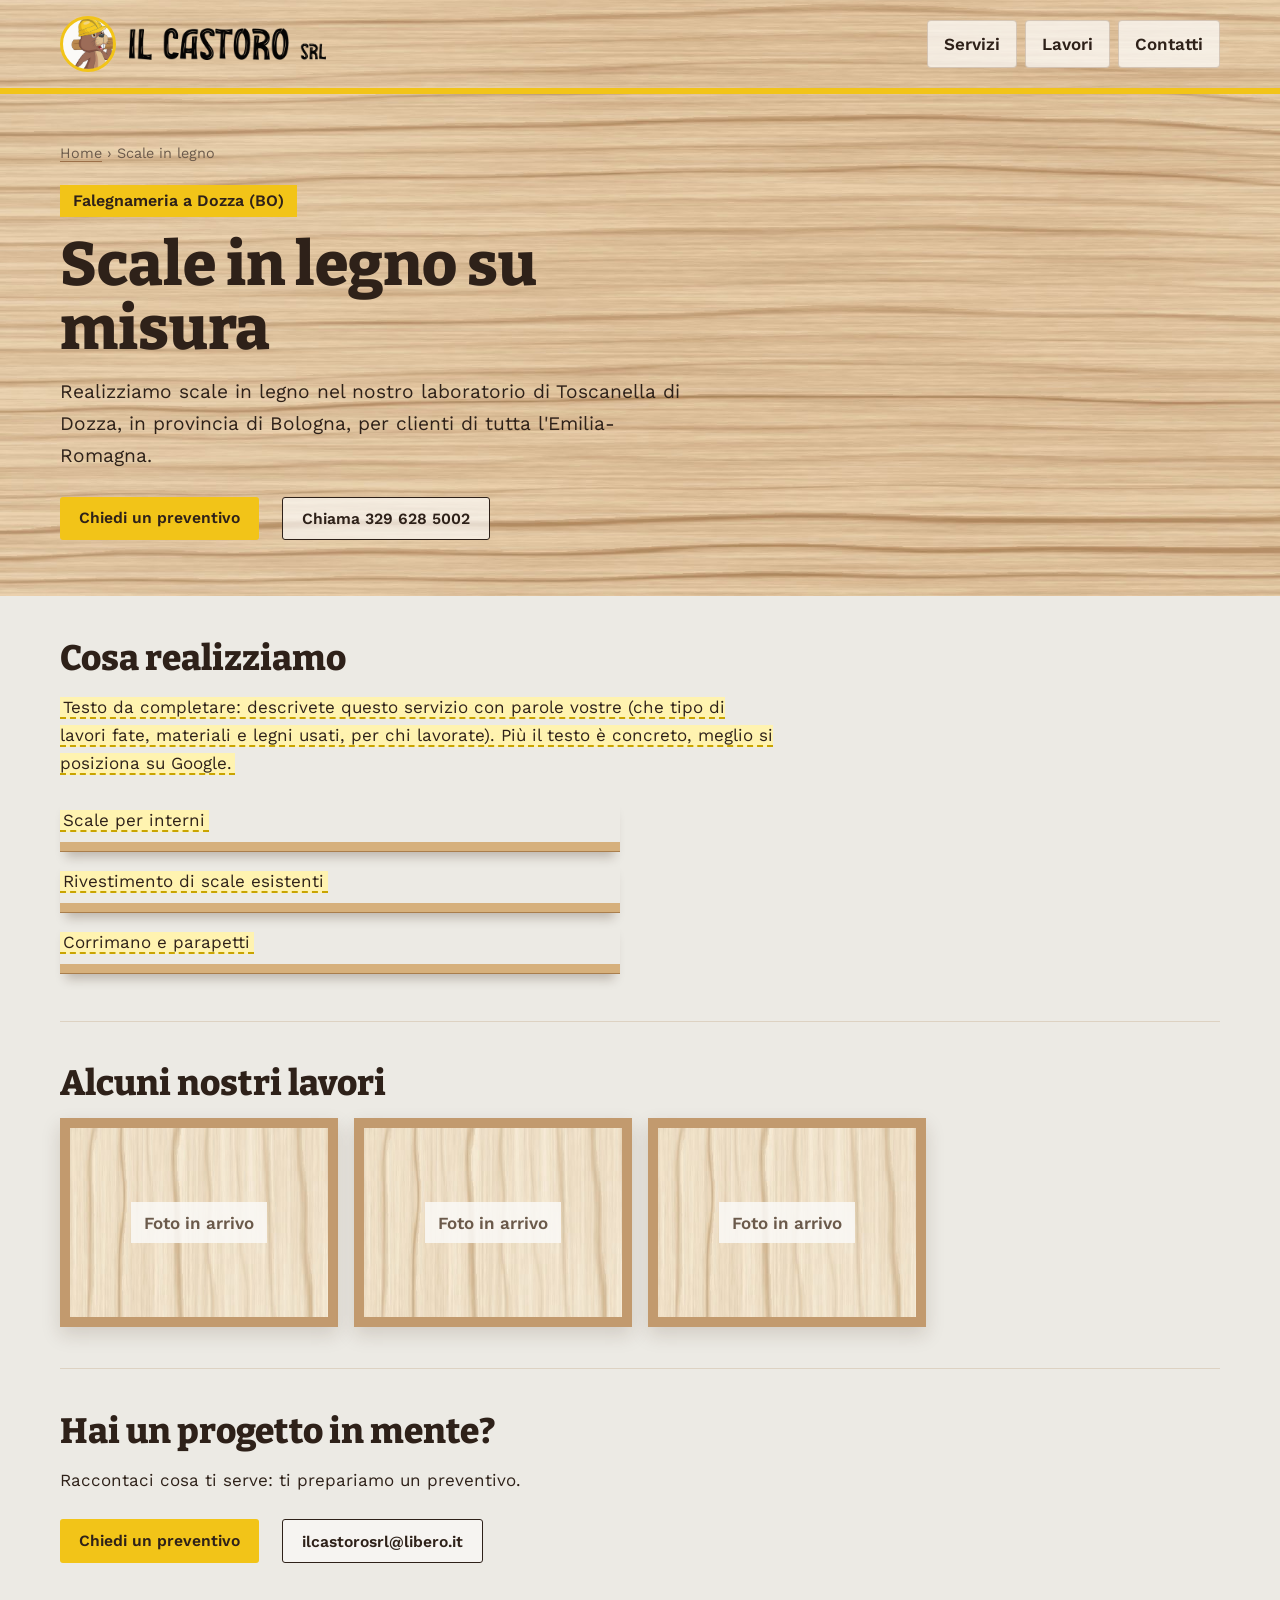
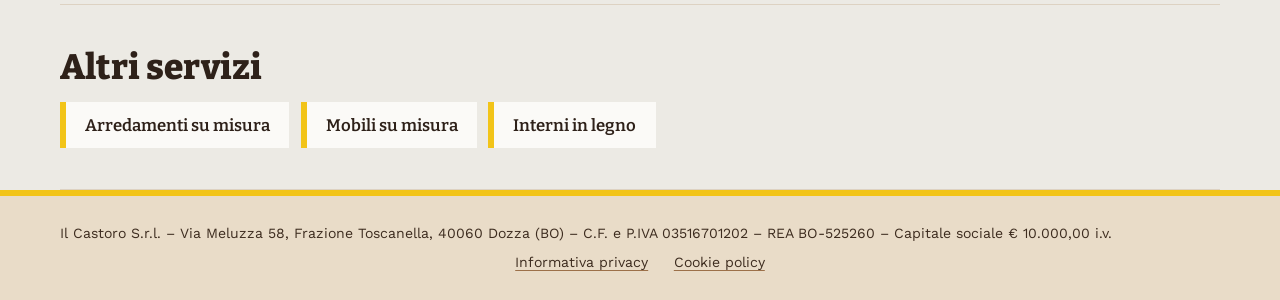
<file: scale-in-legno.html>
<!DOCTYPE html>
<html lang="it">
<head>
<meta charset="utf-8">
<meta name="viewport" content="width=device-width, initial-scale=1">
<title>Scale in legno su misura – Falegnameria a Dozza (BO) | Il Castoro</title>
<meta name="description" content="Scale in legno su misura realizzate dalla falegnameria Il Castoro di Toscanella di Dozza (Bologna), per clienti di tutta l&#x27;Emilia-Romagna. Richiedi un preventivo.">
<link rel="canonical" href="https://www.ilcastorosrl.it/scale-in-legno.html">
<meta property="og:type" content="website">
<meta property="og:locale" content="it_IT">
<meta property="og:site_name" content="Il Castoro S.r.l.">
<meta property="og:title" content="Scale in legno su misura – Falegnameria a Dozza (BO) | Il Castoro">
<meta property="og:description" content="Scale in legno su misura realizzate dalla falegnameria Il Castoro di Toscanella di Dozza (Bologna), per clienti di tutta l&#x27;Emilia-Romagna. Richiedi un preventivo.">
<meta property="og:url" content="https://www.ilcastorosrl.it/scale-in-legno.html">
<meta property="og:image" content="https://www.ilcastorosrl.it/img/anteprima-social.jpg">
<meta name="twitter:card" content="summary_large_image">
<meta name="theme-color" content="#C29A6E">
<link rel="icon" type="image/png" href="img/favicon.png">
<link rel="apple-touch-icon" href="img/apple-touch-icon.png">
<link rel="stylesheet" href="pagine.css">
<script type="application/ld+json">
[
 {
  "@context": "https://schema.org",
  "@type": "Service",
  "name": "Scale in legno",
  "serviceType": "Scale in legno",
  "description": "Scale in legno su misura realizzate dalla falegnameria Il Castoro di Toscanella di Dozza (Bologna), per clienti di tutta l'Emilia-Romagna. Richiedi un preventivo.",
  "url": "https://www.ilcastorosrl.it/scale-in-legno.html",
  "provider": {
   "@type": "HomeAndConstructionBusiness",
   "@id": "https://www.ilcastorosrl.it/#azienda",
   "name": "Il Castoro S.r.l.",
   "telephone": "+39 329 628 5002",
   "address": {
    "@type": "PostalAddress",
    "streetAddress": "Via Meluzza 58, Frazione Toscanella",
    "addressLocality": "Dozza",
    "postalCode": "40060",
    "addressRegion": "BO",
    "addressCountry": "IT"
   }
  },
  "areaServed": {
   "@type": "AdministrativeArea",
   "name": "Emilia-Romagna"
  }
 },
 {
  "@context": "https://schema.org",
  "@type": "BreadcrumbList",
  "itemListElement": [
   {
    "@type": "ListItem",
    "position": 1,
    "name": "Home",
    "item": "https://www.ilcastorosrl.it/"
   },
   {
    "@type": "ListItem",
    "position": 2,
    "name": "Scale in legno",
    "item": "https://www.ilcastorosrl.it/scale-in-legno.html"
   }
  ]
 }
]
</script>
</head>
<body class="servizio">
<header class="testata">
  <div class="wrap larga">
    <a class="logo" href="index.html"><span class="testa" aria-hidden="true"></span><img src="img/scritta-nera.png" alt="Il Castoro S.r.l. – home"></a>
    <nav aria-label="Menu principale"><a href="index.html#servizi">Servizi</a><a href="index.html#lavori">Lavori</a><a href="index.html#contatti">Contatti</a></nav>
  </div>
</header>

<main>
  <section class="apertura">
    <div class="wrap larga">
      <p class="briciole"><a href="index.html">Home</a> › Scale in legno</p>
      <span class="tag">Falegnameria a Dozza (BO)</span>
      <h1>Scale in legno su misura</h1>
      <p class="intro">Realizziamo scale in legno nel nostro laboratorio di Toscanella di Dozza, in provincia di Bologna, per clienti di tutta l'Emilia-Romagna.</p>
      <p class="azioni"><a class="btn btn-metro" href="index.html#preventivo">Chiedi un preventivo</a> <a class="btn btn-linea" href="tel:+393296285002">Chiama 329 628 5002</a></p>
    </div>
  </section>

  <div class="wrap larga corpo-pag">
    <section>
      <h2>Cosa realizziamo</h2>
      <p><span class="dc">Testo da completare: descrivete questo servizio con parole vostre (che tipo di lavori fate, materiali e legni usati, per chi lavorate). Più il testo è concreto, meglio si posiziona su Google.</span></p>
      <ul class="ripiani"><li><span class="dc">Scale per interni</span></li><li><span class="dc">Rivestimento di scale esistenti</span></li><li><span class="dc">Corrimano e parapetti</span></li></ul>
    </section>

    <section>
      <h2>Alcuni nostri lavori</h2>
      <div class="galleria">
        <figure class="vuota"><span>Foto in arrivo</span></figure>
        <figure class="vuota"><span>Foto in arrivo</span></figure>
        <figure class="vuota"><span>Foto in arrivo</span></figure>
      </div>
    </section>

    <section class="cta">
      <h2>Hai un progetto in mente?</h2>
      <p>Raccontaci cosa ti serve: ti prepariamo un preventivo.</p>
      <p class="azioni"><a class="btn btn-metro" href="index.html#preventivo">Chiedi un preventivo</a> <a class="btn btn-linea" href="mailto:ilcastorosrl@libero.it">ilcastorosrl@libero.it</a></p>
    </section>

    <section>
      <h2>Altri servizi</h2>
      <ul class="altri"><li><a href="arredamenti-su-misura.html">Arredamenti su misura</a></li><li><a href="mobili-su-misura.html">Mobili su misura</a></li><li><a href="interni-in-legno.html">Interni in legno</a></li></ul>
    </section>
  </div>
</main>

<footer class="piede">
  <div class="wrap larga">
    <p>Il Castoro S.r.l. – Via Meluzza 58, Frazione Toscanella, 40060 Dozza (BO) – C.F. e P.IVA 03516701202 – REA BO-525260 – Capitale sociale € 10.000,00 i.v.</p>
    <p class="centro"><a href="privacy.html">Informativa privacy</a> <a href="cookie.html">Cookie policy</a></p>
  </div>
</footer>
</body>
</html>
</file>
<file: pagine.css>
/* stile delle pagine informative (privacy e cookie) */
@import url("https://fonts.googleapis.com/css2?family=Bitter:wght@400;600;800&family=Work+Sans:wght@400;500;600&display=swap");
:root{--noce:#2E2119;--telaio:#9C7049;--telaio-scuro:#7A5434;--metro:#F2C418;--cenere:#ECEAE4;--bianco:#FBFAF7}
*{box-sizing:border-box;margin:0;padding:0}
body{font-family:"Work Sans",system-ui,sans-serif;font-size:1.0625rem;line-height:1.65;color:var(--noce);background:var(--cenere)}
a{color:inherit;text-decoration-color:var(--telaio);text-underline-offset:3px}
:focus-visible{outline:3px solid var(--metro);outline-offset:3px}
.wrap{width:min(860px,100% - 2.5rem);margin-inline:auto}
.testata{background:#F3EADC url(img/legno-fondo.jpg) center/cover;border-bottom:6px solid var(--metro)}
.testata .wrap{display:flex;justify-content:space-between;align-items:center;padding-block:1.1rem}
.testata img{height:30px;width:auto;display:block}
.indietro{color:var(--noce);font-weight:600;text-decoration:none;border:1.5px solid var(--noce);padding:.4rem .9rem;border-radius:3px;background:rgba(251,250,247,.7)}
.testo{background:var(--bianco);margin-block:2.5rem;padding:2.5rem clamp(1.2rem,4vw,3rem);border-radius:4px}
.testo h1{font:800 clamp(1.8rem,4vw,2.5rem)/1.15 "Bitter",Georgia,serif;max-width:24ch}
.testo .agg{color:#6b5a4b;font-size:.92rem;margin:.6rem 0 1.6rem}
.testo h2{font:800 1.35rem/1.25 "Bitter",Georgia,serif;margin:2.2rem 0 .7rem;padding-top:1rem;border-top:1px solid #e1d8cb}
.testo h3{font:600 1.08rem "Bitter",Georgia,serif;margin:1.2rem 0 .4rem}
.testo p,.testo ul{max-width:70ch;margin-bottom:.8rem}
.testo ul{padding-left:1.3rem}
.testo li{margin-bottom:.35rem}
table{width:100%;border-collapse:collapse;margin:.6rem 0 1.2rem;font-size:.95rem}
th,td{text-align:left;vertical-align:top;padding:.65rem .75rem;border-bottom:1px solid #e1d8cb}
th{background:#f1e8da;font-weight:600}
.btn{font:600 .98rem "Work Sans",sans-serif;background:var(--telaio-scuro);color:var(--bianco);border:0;border-radius:3px;padding:.7rem 1.2rem;cursor:pointer;margin-right:.6rem}
#esito{font-weight:600;color:#2f6b2f}
.piede{background:#E9DCC8;color:#3d2c1f;border-top:6px solid var(--metro);font-size:.88rem;padding-block:1.6rem}
.piede p+p{margin-top:.4rem}
@media (max-width:600px){
  table,thead,tbody,tr,th,td{display:block}
  thead{display:none}
  tr{border:1px solid #e1d8cb;border-radius:3px;margin-bottom:.7rem;padding:.3rem 0}
  td{border:0;padding:.35rem .75rem}
}

/* ---------- pagine dei servizi ---------- */
.dc{background:#fff3b0;border-bottom:2px dashed #c9a400;padding:0 .2em}
.wrap.larga{width:min(1160px,100% - 2.5rem)}
.servizio .testata{background:#F3EADC url(img/legno-fondo.jpg) center/cover;border-bottom:6px solid var(--metro)}
.servizio .testata .wrap{padding-block:1rem}
.servizio .logo{display:flex;align-items:center;gap:.8rem;text-decoration:none}
.servizio .logo .testa{width:56px;height:56px;border-radius:50%;background:var(--bianco) url(img/castoro.png) no-repeat 38% 6%/150% auto;border:3px solid var(--metro)}
.servizio .testata img{height:32px}
.servizio nav{display:flex;gap:.5rem}
.servizio nav a{font-weight:600;text-decoration:none;padding:.55rem 1rem;border-radius:4px;background:rgba(251,250,247,.75);border:1.5px solid rgba(122,84,52,.25)}
.servizio nav a:hover{background:var(--metro)}
.apertura{background:#E2C8A2 url(img/legno-fondo.jpg) center/cover;padding:3rem 0 3.5rem}
.briciole{font-size:.9rem;color:#6b5a4b;margin-bottom:1.2rem}
.tag{display:inline-block;background:var(--metro);font:600 1rem "Work Sans",sans-serif;padding:.4rem .8rem}
.apertura h1{font:800 clamp(2.2rem,5vw,3.8rem)/1.05 "Bitter",Georgia,serif;margin-top:1rem;max-width:18ch}
.intro{font-size:1.2rem;max-width:52ch;margin-top:1rem}
.azioni{display:flex;flex-wrap:wrap;gap:.8rem;margin-top:1.6rem}
.btn{display:inline-block;text-decoration:none}
.btn-metro{background:var(--metro);color:var(--noce)}
.btn-linea{background:rgba(251,250,247,.7);color:var(--noce);border:1.5px solid var(--noce)}
.corpo-pag section{padding-block:2.6rem;border-bottom:1px solid #ddd2c2}
.corpo-pag h2{font:800 clamp(1.6rem,3vw,2.2rem)/1.15 "Bitter",Georgia,serif;margin-bottom:.9rem}
.corpo-pag p{max-width:65ch}
.ripiani{list-style:none;margin-top:1.2rem;max-width:560px}
.ripiani li{padding:.6rem 0 .5rem;border-bottom:9px solid #D6B07C;box-shadow:0 1px 0 #A97E4D,0 12px 10px -6px rgba(50,28,12,.25);margin-bottom:.4rem}
.galleria{display:grid;grid-template-columns:repeat(auto-fill,minmax(240px,1fr));gap:1rem}
.galleria figure{aspect-ratio:4/3;border:10px solid #C29A6E;background:#F3EADC url(img/legno-interno.jpg) center/cover;box-shadow:0 8px 18px rgba(60,35,15,.15)}
.galleria figure img{width:100%;height:100%;object-fit:cover;display:block}
.galleria .vuota{display:flex;align-items:center;justify-content:center}
.galleria .vuota span{background:rgba(251,250,247,.85);padding:.4rem .8rem;font-weight:600;color:#6b5a4b}
.cta{text-align:left}
.altri{list-style:none;display:flex;flex-wrap:wrap;gap:.7rem}
.altri a{display:block;padding:.8rem 1.2rem;background:var(--bianco);border-left:6px solid var(--metro);font:600 1.05rem "Bitter",serif;text-decoration:none}
.piede .centro{display:flex;justify-content:center;gap:1.6rem}
.servizio .piede{background:#E9DCC8;color:#3d2c1f;border-top:6px solid var(--metro)}
@media (max-width:700px){.servizio nav{display:none}}
</file>
